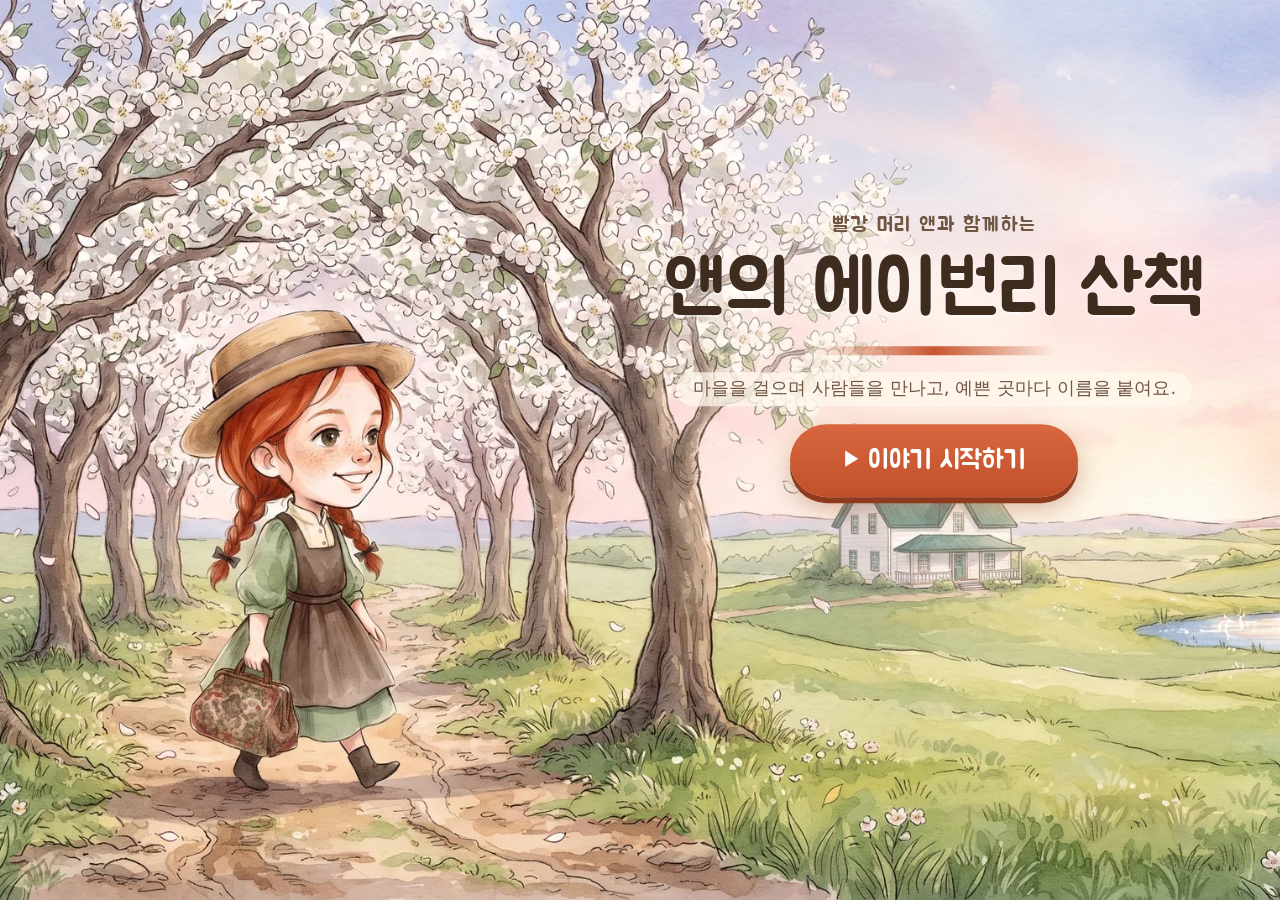
<file: index.html>
<!DOCTYPE html>
<html lang="ko">
<head>
<meta charset="UTF-8">
<meta name="viewport" content="width=device-width, initial-scale=1, viewport-fit=cover">
<title>앤의 에이번리 산책</title>
<meta name="screen-orientation" content="landscape">
<link rel="manifest" href="manifest.json">
<link rel="icon" type="image/png" href="favicon.png">
<link rel="apple-touch-icon" href="apple-touch-icon.png">
<meta name="apple-mobile-web-app-capable" content="yes">
<meta name="mobile-web-app-capable" content="yes">
<meta name="apple-mobile-web-app-status-bar-style" content="black-translucent">
<meta name="apple-mobile-web-app-title" content="앤의 산책">
<meta name="theme-color" content="#f6ecd6">
<link rel="preconnect" href="https://fonts.googleapis.com">
<link href="https://fonts.googleapis.com/css2?family=Jua&display=swap" rel="stylesheet">
<link href="https://hangeul.pstatic.net/hangeul_static/css/nanum-square-round.css" rel="stylesheet">
<link rel="stylesheet" href="style.css?v=20261124a">
</head>
<body>
<div id="rotate" role="alert"><div class="ph"></div><b>휴대폰을 가로로 돌려 주세요</b><p>에이번리 마을은 넓어서<br>옆으로 눕혀야 잘 보여요.</p></div>
<div id="game">
  <div class="hud"><span class="t" id="hudT">앤의 에이번리 산책</span><span class="heart" id="hudH" hidden></span><span class="sp"></span>
    <button id="bBook" hidden title="반짝이 수첩" aria-label="반짝이 수첩">📔<span class="tx"> 수첩</span></button>
    <button id="bBag" hidden title="가방" aria-label="가방">🎒<span class="tx"> 가방</span></button>
    <button id="bMap" hidden title="지도로" aria-label="지도로">🗺️<span class="tx"> 지도</span></button>
    <button id="bMusic" title="음악" aria-label="음악 켜고 끄기">♪</button></div>

  <section class="screen" id="map"><div class="mw" id="mw">
    <svg viewBox="0 0 1600 900" preserveAspectRatio="xMidYMid slice" aria-label="에이번리 마을 지도">
      <defs>
        <filter id="wc"><feTurbulence type="fractalNoise" baseFrequency=".02" numOctaves="3" seed="7"/><feDisplacementMap in="SourceGraphic" scale="14"/></filter>
        <filter id="pp"><feTurbulence type="fractalNoise" baseFrequency=".9" numOctaves="2" seed="3"/><feColorMatrix values="0 0 0 0 .55 0 0 0 0 .42 0 0 0 0 .28 0 0 0 .12 0"/></filter>
        <radialGradient id="natGlow"><stop offset="0" stop-color="#fffbe0" stop-opacity=".95"/><stop offset=".55" stop-color="#ffe98a" stop-opacity=".5"/><stop offset="1" stop-color="#ffe98a" stop-opacity="0"/></radialGradient>
        <radialGradient id="lake" cx=".5" cy=".45"><stop offset="0" stop-color="#cfe9ef"/><stop offset="1" stop-color="#7fb0c4"/></radialGradient>
        <g id="tree"><ellipse cx="0" cy="22" rx="20" ry="6" fill="#5a4630" opacity=".2"/><rect x="-3" y="0" width="6" height="22" fill="#7a5a3e"/><circle r="22" cy="-6" fill="#6f9e5e"/><circle r="14" cx="-8" cy="-12" fill="#86b46f"/></g>
        <g id="fir"><path d="M0-40 L-18 18 H18Z" fill="#3f6a52"/><rect x="-3" y="18" width="6" height="8" fill="#6b4e3a"/></g>
        <g id="birch"><rect x="-3" y="-30" width="6" height="52" fill="#f4f1e8" stroke="#9a9080" stroke-width="1"/><circle r="15" cy="-34" fill="#a9c97a"/></g>
        <g id="bloom"><circle r="16" fill="#fbf3f5"/><circle r="10" cx="9" cy="-6" fill="#f4dfe6"/><circle r="9" cx="-9" cy="-4" fill="#ffffff"/></g>
      </defs>
      <g id="land">
        <image id="mapImg" href="img/map_spring.webp" width="1600" height="900" preserveAspectRatio="none"/>
        <rect id="season" width="1600" height="900" fill="#fff" opacity="0"/>
        <g id="snow"></g>
      </g>
      <path id="guide" d="" fill="none"/><path id="trail" d="" fill="none"/>
      <g id="names" font-family="Jua,sans-serif" font-size="28" fill="#4a3626" text-anchor="middle" paint-order="stroke" stroke="#fbf3e2" stroke-width="7"></g>
      <g id="nature"></g>
      <g id="pins"></g>
      <g id="hand" style="display:none"><text font-size="56" text-anchor="middle">👈</text></g>
      <g id="me"><ellipse cx="0" cy="0" rx="22" ry="7" fill="#3e2c1e" opacity=".22"/><g id="meBody"><image id="meImg" href="img/walk_anne.webp" x="-35" y="-140" width="70" height="140"/></g></g>
    </svg></div>
    <div class="quest" id="quest"></div>
  </section>

  <section class="screen" id="place">
    <div class="scene" id="bg"></div>
    <img class="spr l off" id="sL" alt=""><img class="spr r off" id="sR" alt="">
    <div class="duel" id="duel"><span id="duelN">마음</span><span>꽁꽁</span><div class="bar"><i id="duelBar"></i></div><span>사르르</span></div>
    <div id="ch"></div>
    <div class="box" id="box"><span class="who" id="who"></span><div class="bi"><div class="txt" id="txt"></div></div><div class="next" id="nx">▼</div></div>
  </section>

  <section class="screen" id="mini">
    <div class="road" id="road"></div><img class="cart" src="img/mini_cart.webp" alt="">
    <div class="mhud" id="mh"></div>
    <div id="field"></div>
  </section>

  <section id="cover" class="on">
    <div class="cv-map"></div>
    <div class="cv-petals" aria-hidden="true"></div>
    <div class="cv-box">
      <p class="cv-sub">빨강 머리 앤과 함께하는</p>
      <h1 class="cv-title">앤의 에이번리 산책</h1>
      <p class="cv-desc">마을을 걸으며 사람들을 만나고, 예쁜 곳마다 이름을 붙여요.</p>
      <button class="cv-start" id="bStart">이야기 시작하기</button>
      <div class="cv-more" id="coverMore"></div>
    </div>
  </section>
  <section id="book" aria-label="앤의 반짝이 수첩"><div class="al-head"><h2>앤의 반짝이 수첩</h2><span id="bkCount"></span><button id="bkClose">닫기</button></div>
    <p class="bk-tip">지도에서 반짝이는 ✨를 찾아 눌러 보세요. 계절마다 다른 자연이 숨어 있어요.</p>
    <div class="al-tabs" id="bkTabs"></div><div class="al-body" id="bkBody"></div></section>
  <section id="album" aria-label="나의 앨범"><div class="al-head"><h2>나의 앨범</h2><span id="alCount"></span><button id="alClose" aria-label="닫기">닫기</button></div>
    <div class="al-tabs" id="alTabs"></div><div class="al-body" id="alBody"></div>
    <div class="al-view" id="alView"><img id="alImg" alt=""><p id="alCap"></p></div></section>
  <div class="card" id="pop"><div class="in" id="popIn"></div></div>
  <div class="toast" id="toast"></div>
  <span class="maker">하늘소</span>
</div>

<script src="js/sfx.js?v=20261124a"></script>
<script src="js/engine.js?v=20261124a"></script>
<script src="js/mini.js?v=20261124a"></script>
<script src="js/ch1.js?v=20261124a"></script>
<script src="js/ch2.js?v=20261124a"></script>
<script src="js/ch3.js?v=20261124a"></script>
<script src="js/ch4.js?v=20261124a"></script>
<script src="js/ch5.js?v=20261124a"></script>
<script src="js/ch6.js?v=20261124a"></script>
<script src="js/ch7.js?v=20261124a"></script>
<script src="js/ch8.js?v=20261124a"></script>
<script src="js/ch9.js?v=20261124a"></script>
<script src="js/ch10.js?v=20261124a"></script>
<script src="js/say.js?v=20261124a"></script>
<script src="js/nature.js?v=20261124a"></script>
<script>GAME.boot();</script>
</body>
</html>
</file>
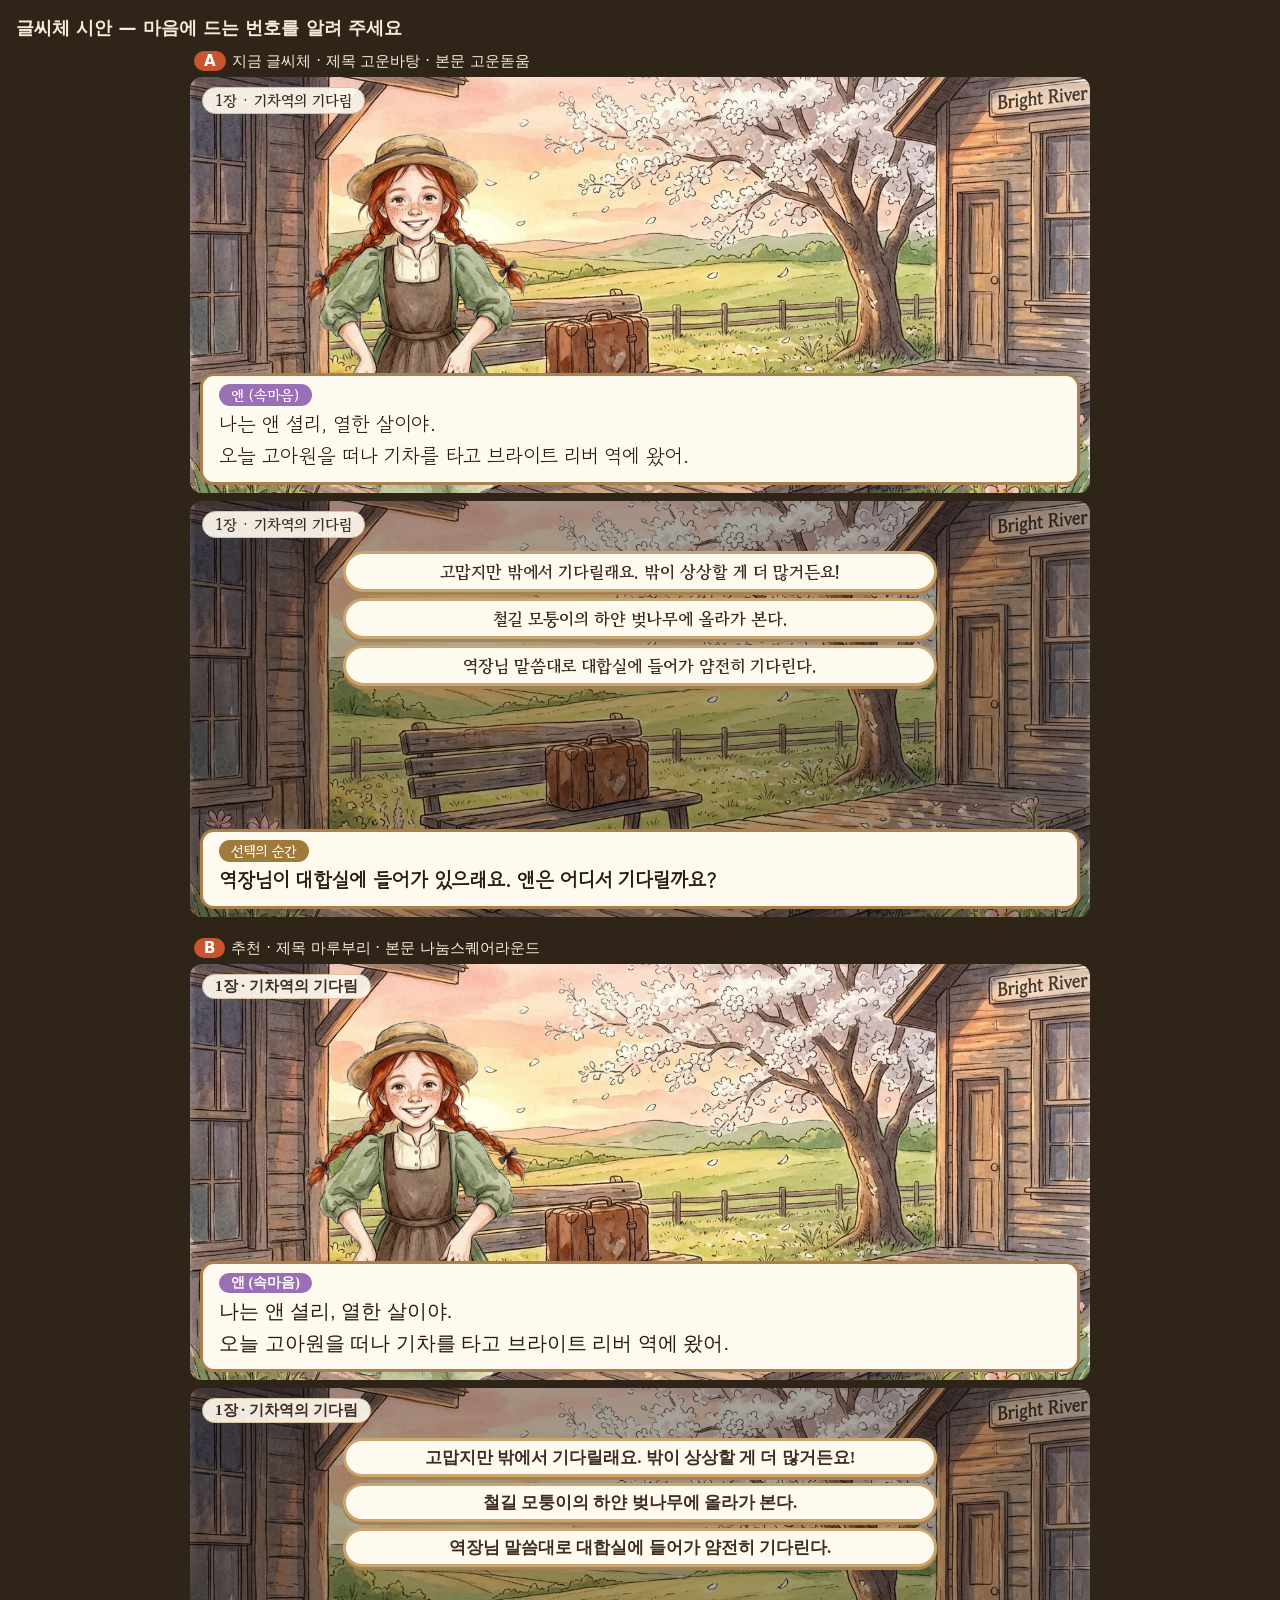
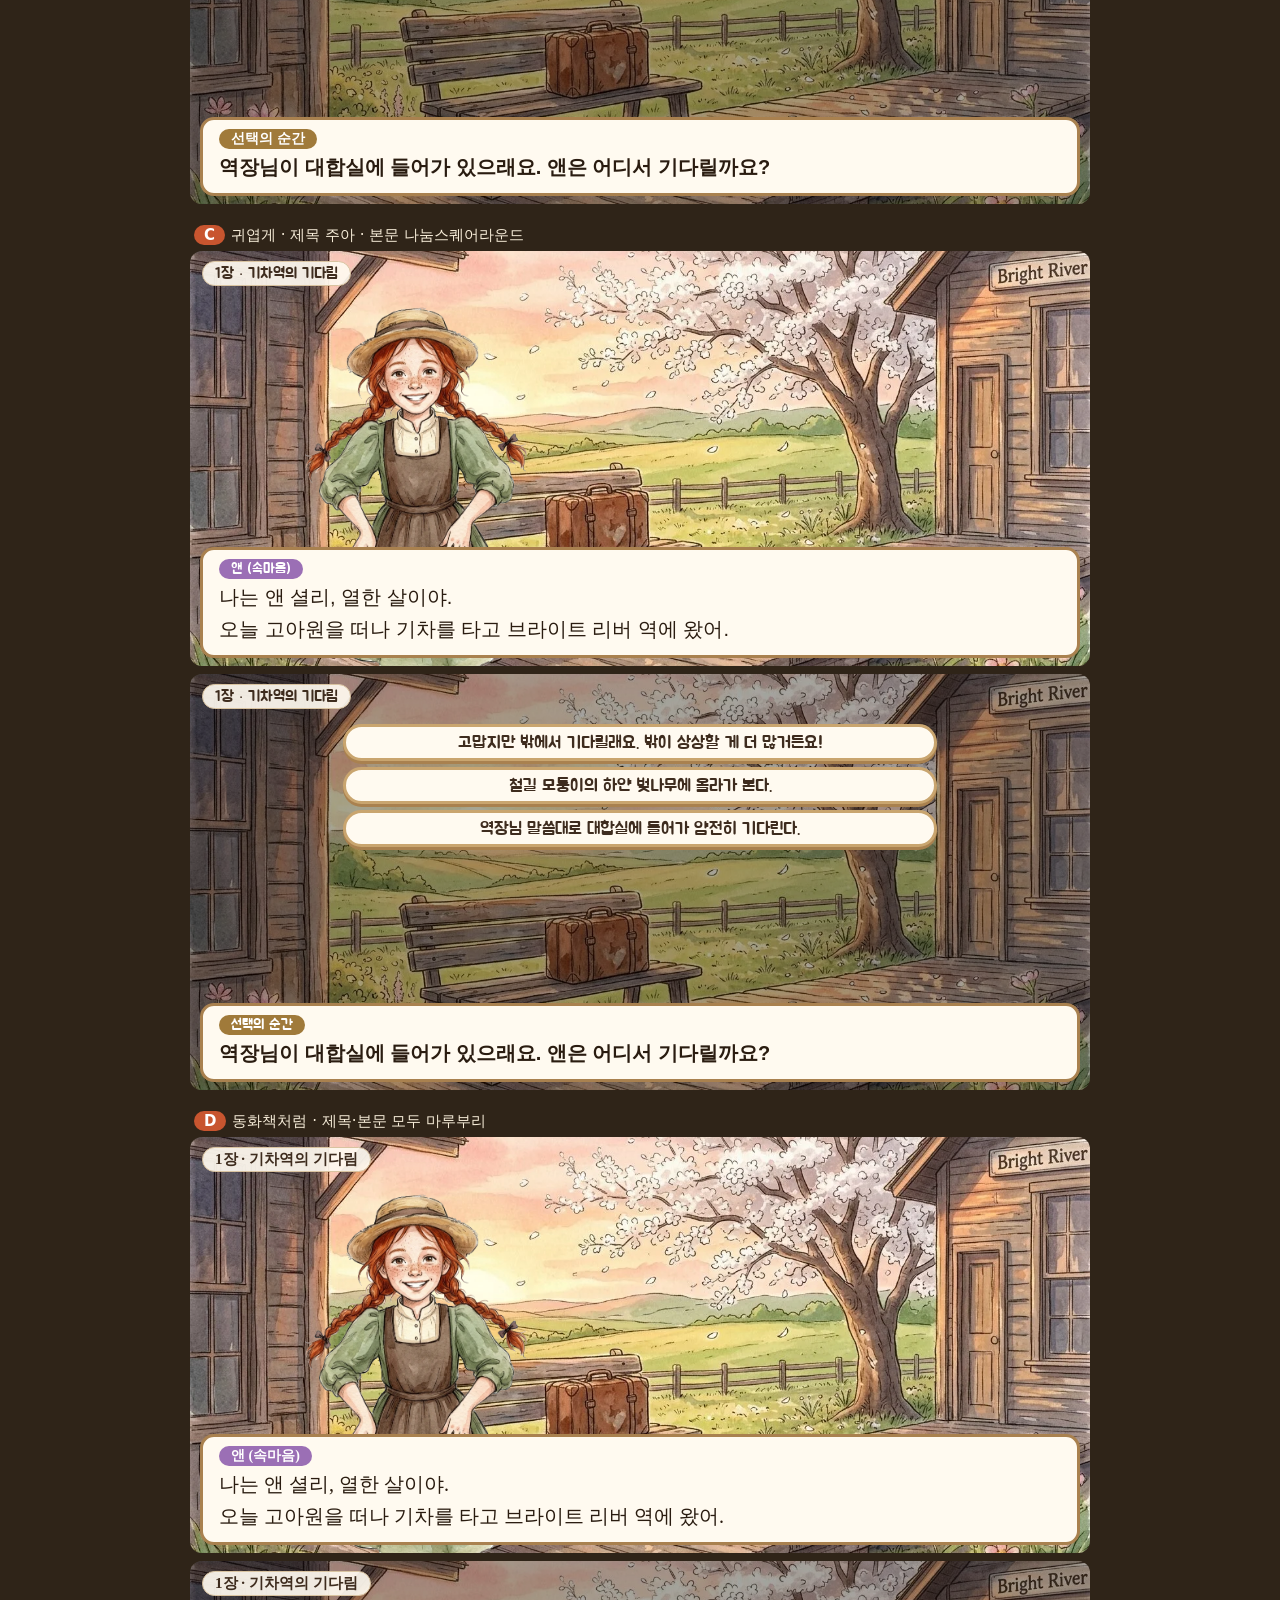
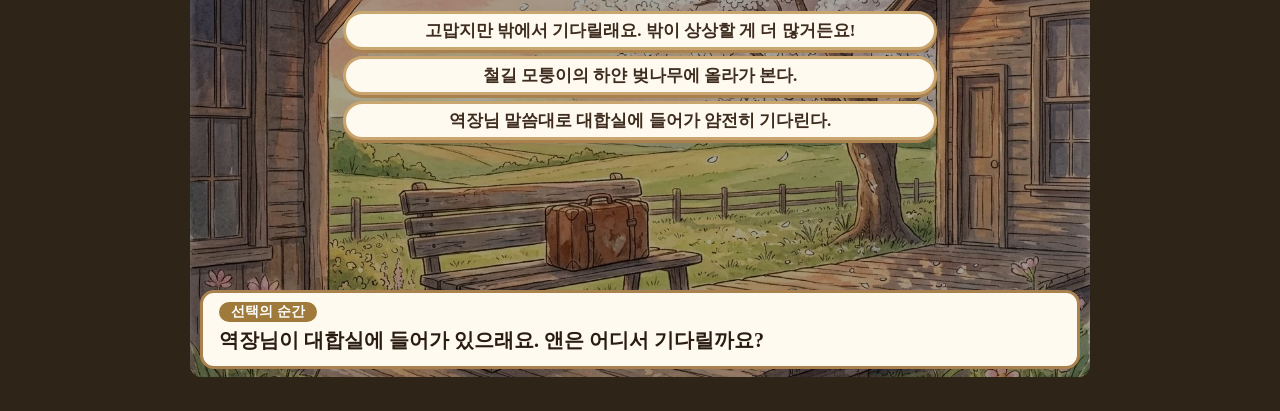
<file: font.html>
<!DOCTYPE html>
<html lang="ko">
<head>
<meta charset="UTF-8">
<meta name="viewport" content="width=device-width, initial-scale=1">
<title>글씨체 시안 · 앤의 에이번리 산책</title>
<link href="https://fonts.googleapis.com/css2?family=Gowun+Batang:wght@400;700&family=Gowun+Dodum&family=Jua&display=swap" rel="stylesheet">
<link href="https://hangeul.pstatic.net/hangeul_static/css/maru-buri.css" rel="stylesheet">
<link href="https://hangeul.pstatic.net/hangeul_static/css/nanum-square-round.css" rel="stylesheet">
<style>
body{margin:0;background:#2f2418;color:#3e2c1e;font-family:system-ui,sans-serif;padding:12px}
h1{color:#f6ecd8;font-size:18px;margin:4px 4px 12px}
.set{margin:0 auto 22px;max-width:900px}
.lab{color:#f6ecd8;font-size:15px;margin:0 4px 6px}
.lab b{background:#c8552f;color:#fff;border-radius:999px;padding:1px 10px;margin-right:6px}
.scene{position:relative;aspect-ratio:844/390;border-radius:12px;overflow:hidden;background:url(img/ch1.webp) center/cover}
.spr{position:absolute;bottom:-6%;left:8%;height:98%}
.title{position:absolute;left:12px;top:10px;background:rgba(255,250,240,.92);border:1.5px solid #d9c3a0;border-radius:999px;padding:2px 12px;font-size:clamp(11px,1.8vw,15px);font-weight:700}
.opts{position:absolute;left:0;right:0;top:12%;display:flex;flex-direction:column;align-items:center;gap:6px}
.opts span{width:min(70%,560px);text-align:center;background:#fffaf0;border:3px solid #c9a56f;border-radius:999px;padding:5px 14px;font-size:clamp(12px,2vw,17px);font-weight:700;box-shadow:0 3px 0 #a9814f}
.box{position:absolute;left:10px;right:10px;bottom:8px;background:#fffaf0;border:3px solid #a9814f;border-radius:14px;padding:8px 16px 10px}
.who{display:inline-block;background:#9b6fb5;color:#fff;border-radius:999px;padding:1px 12px;font-size:clamp(11px,1.6vw,14px);font-weight:700}
.txt{font-size:clamp(13px,2.2vw,20px);line-height:1.6;color:#2a1c10;margin-top:2px}
.dim::before{content:"";position:absolute;inset:0;background:rgba(0,0,0,.35)}
/* 조합 */
.A .t{font-family:"Gowun Batang",serif}.A .b{font-family:"Gowun Dodum",sans-serif}
.B .t{font-family:"MaruBuri",serif}.B .b{font-family:"NanumSquareRound",sans-serif}
.C .t{font-family:"Jua",sans-serif;font-weight:400!important}.C .b{font-family:"NanumSquareRound",sans-serif}
.D .t{font-family:"MaruBuri",serif}.D .b{font-family:"MaruBuri",serif}
</style>
</head>
<body>
<h1>글씨체 시안 — 마음에 드는 번호를 알려 주세요</h1>

<script>
const sets = [
  ["A", "지금 글씨체", "제목 고운바탕 · 본문 고운돋움"],
  ["B", "추천", "제목 마루부리 · 본문 나눔스퀘어라운드"],
  ["C", "귀엽게", "제목 주아 · 본문 나눔스퀘어라운드"],
  ["D", "동화책처럼", "제목·본문 모두 마루부리"]
];
document.write(sets.map(([k, tag, name]) => `
<div class="set ${k}">
  <p class="lab"><b>${k}</b>${tag} · ${name}</p>
  <div class="scene">
    <img class="spr" src="img/anne_happy.webp" alt="">
    <span class="title t">1장 · 기차역의 기다림</span>
    <div class="box"><span class="who t">앤 (속마음)</span>
      <div class="txt b">나는 앤 셜리, 열한 살이야.<br>오늘 고아원을 떠나 기차를 타고 브라이트 리버 역에 왔어.</div></div>
  </div>
  <div class="scene dim" style="margin-top:8px">
    <span class="title t">1장 · 기차역의 기다림</span>
    <div class="opts"><span class="t">고맙지만 밖에서 기다릴래요. 밖이 상상할 게 더 많거든요!</span><span class="t">철길 모퉁이의 하얀 벚나무에 올라가 본다.</span><span class="t">역장님 말씀대로 대합실에 들어가 얌전히 기다린다.</span></div>
    <div class="box"><span class="who t" style="background:#a07a3a">선택의 순간</span>
      <div class="txt b" style="font-weight:700">역장님이 대합실에 들어가 있으래요. 앤은 어디서 기다릴까요?</div></div>
  </div>
</div>`).join(""));
</script>
</body>
</html>
</file>
<file: style.css>
/* VOICE: 동화책을 펼친 듯 다정하고 느긋하게
   IDEA: 앤이 손으로 그린 에이번리 마을 그림지도 위를 걷는 놀이판
   PICTURE: 수채화 지도 한 장 + 장소 핀 + 길 위를 걷는 앤 얼굴
   COLOUR: 초록 지붕 #4f8a5b, 종이 #f6ecd8, 앤 머리 #c8552f 강조
   TYPE: Jua 제목·이름표·선택지 / NanumSquareRound 본문 · LAYOUT: 화면을 꽉 채운 판 하나, 아래 대사 상자 */
:root{--paper:#f6ecd8;--ink:#3e2c1e;--ink2:#6e5642;--green:#4f8a5b;--red:#c8552f;--line:#d9c3a0}
*{box-sizing:border-box;min-width:0}
html{font-synthesis:none}
html,body{margin:0;height:100%;background:#2f2418;color:var(--ink);font:16px/1.6 "NanumSquareRound",system-ui,sans-serif;overflow:hidden}
button{font:inherit;cursor:pointer;color:inherit}
html,body{position:fixed;inset:0;width:100%;height:100%;overscroll-behavior:none;touch-action:manipulation}
body{-webkit-user-select:none;user-select:none;-webkit-touch-callout:none}
img{-webkit-user-drag:none;-webkit-touch-callout:none}
input,textarea{-webkit-user-select:text;user-select:text;-webkit-touch-callout:default}
#pb{touch-action:none}
#game{position:fixed;left:0;right:0;top:0;height:var(--vh,100dvh);max-width:1280px;margin:0 auto;background:var(--paper);overflow:hidden}

/* 위쪽 줄 */
.hud{position:absolute;z-index:30;top:calc(8px + env(safe-area-inset-top));left:10px;right:10px;display:flex;gap:6px;align-items:center;pointer-events:none}
.hud .t{font-family:"Jua",sans-serif;font-weight:700;font-size:15px;background:rgba(255,250,240,.9);border:1.5px solid var(--line);border-radius:999px;padding:3px 12px;white-space:nowrap;overflow:hidden;text-overflow:ellipsis;max-width:40vw}
.hud .sp{flex:1}
.hud button{pointer-events:auto;background:rgba(255,250,240,.92);border:1.5px solid var(--line);border-radius:12px;min-width:44px;height:40px;padding:0 10px}
.hud .heart{display:flex;align-items:center;gap:4px;background:rgba(255,250,240,.9);border:1.5px solid var(--line);border-radius:999px;padding:2px 10px 2px 3px;font-size:13px;white-space:nowrap}
.hud .heart img{width:28px;height:28px;border-radius:50%;object-fit:cover}
.hud .heart b{color:#d9645c;letter-spacing:1px}
[hidden]{display:none!important}
.screen{position:absolute;inset:0;display:none}.screen.on{display:block}

/* 지도 */
#map .mw{position:absolute;inset:0;overflow-x:auto;overflow-y:hidden;scrollbar-width:none}#map .mw::-webkit-scrollbar{display:none}
#map svg{display:block;height:100%;width:auto;aspect-ratio:16/9;min-width:100%}
.pin{cursor:pointer}.pin .dot{transition:transform .2s}
.pin.unknown{opacity:.55}.pin.blocked{opacity:.8}
.pin.new .dot{animation:bob 1s ease-in-out infinite}
@keyframes bob{50%{transform:translateY(-10px)}}
#season{mix-blend-mode:multiply;transition:opacity .6s}
#meImg{transform-box:fill-box;transform-origin:50% 100%;animation:idle 2.6s ease-in-out infinite}
@keyframes idle{50%{transform:translateY(-2px) scaleY(.98)}}
#guide{stroke:#fffaf0;stroke-width:9;stroke-linecap:round;stroke-linejoin:round;stroke-dasharray:1 20;opacity:.95;animation:march 1.2s linear infinite;filter:drop-shadow(0 0 3px rgba(120,60,20,.7))}
#trail{stroke:#c8552f;stroke-width:8;stroke-linecap:round;stroke-linejoin:round;stroke-dasharray:1 16;opacity:.9}
@keyframes march{to{stroke-dashoffset:-21}}
.quest{position:absolute;z-index:20;left:50%;transform:translateX(-50%);bottom:calc(10px + env(safe-area-inset-bottom));max-width:min(520px,70%);white-space:nowrap;overflow:hidden;text-overflow:ellipsis;background:rgba(255,250,240,.94);border:1.5px solid var(--line);border-radius:14px;padding:8px 14px;font-size:14px;box-shadow:0 4px 14px rgba(60,40,20,.2)}
.quest b{font-family:"Jua",sans-serif}

/* 장소·대화 */
.scene{position:absolute;inset:0;background:#e8dcc8 center/cover;transition:filter .4s}
.spr{position:absolute;bottom:0;height:82%;max-width:44%;object-fit:contain;object-position:bottom;transition:opacity .3s,transform .3s;filter:drop-shadow(0 6px 12px rgba(40,25,10,.25))}
.spr.l{left:7%}.spr.r{right:7%}
#place.solo .spr.l{left:30%}.spr.off{opacity:0}.spr.dim{filter:brightness(.8) drop-shadow(0 6px 12px rgba(40,25,10,.25))}
.box{position:absolute;z-index:10;left:3%;right:3%;bottom:calc(3% + env(safe-area-inset-bottom));background:rgba(255,251,242,.96);border:2px solid var(--line);border-radius:18px;padding:22px 18px 12px;box-shadow:0 8px 24px rgba(40,25,10,.25)}
.bi{max-height:min(56vh,460px);overflow:auto}
.who{position:absolute;top:-15px;left:18px;font-family:"Jua",sans-serif;font-weight:700;color:#fff;background:var(--red);border-radius:999px;padding:2px 14px;font-size:15px}
.who:empty{display:none}
.who.matthew{background:#6b8a4e}.who.marilla{background:#5d6b8a}.who.diana{background:#3d5a80}.who.gilbert{background:#8a6a3a}
.who.lynde{background:#9a5a7a}.who.barry{background:#6a4a6a}.who.allan{background:#4a8a8a}.who.other{background:#7a6a5a}
.who.inner{background:#9b6fb5}.who.sys{background:#a07a3a}
.txt{font-size:clamp(16px,2.2vw,20px);line-height:1.75;white-space:pre-line;word-break:keep-all;min-height:3.2em}
.next{text-align:right;font-size:13px;color:var(--ink2)}
.opts{display:flex;flex-direction:column;gap:8px;margin-top:8px}
.opts button{text-align:left;background:#fffaf1;border:2px solid #e0cdb0;border-radius:13px;padding:10px 14px;min-height:44px;font-size:16px}
.opts button:hover,.opts button:focus-visible{border-color:var(--red);outline:none}
.opts button small{display:inline-block;margin-right:8px;padding:0 8px;border-radius:999px;background:#efe2c8;color:var(--ink2);font-size:12px;vertical-align:1px}
.namein{display:flex;gap:6px;margin-top:6px}.namein input{flex:1;font:inherit;font-size:16px;padding:8px 12px;border:2px solid #e0cdb0;border-radius:12px;background:#fff}
.namein button{border:0;border-radius:12px;background:var(--green);color:#fff;padding:0 16px}
.dream .scene{filter:saturate(1.2) brightness(1.06) hue-rotate(-8deg)}
.nopic .scene::after{content:"";position:absolute;inset:0;background:radial-gradient(ellipse at 50% 40%,rgba(255,240,250,.0),rgba(120,80,140,.28))}

/* 마음 대결 */
.duel{position:absolute;z-index:11;top:calc(56px + env(safe-area-inset-top));left:50%;transform:translateX(-50%);display:none;align-items:center;gap:10px;background:rgba(255,250,240,.95);border:1.5px solid var(--line);border-radius:999px;padding:5px 14px;font-size:14px;white-space:nowrap}
.duel.on{display:flex}
.duel .bar{width:min(240px,30vw);height:14px;border-radius:999px;background:linear-gradient(90deg,#9cc7e8,#cfe6f5);overflow:hidden;border:1px solid #b9d2e4}
.duel .bar i{display:block;height:100%;width:0;background:linear-gradient(90deg,#f7b6a8,#e9735f);transition:width .5s}

/* 미니게임 공통 */
#mini{background:#e8dcc8 center/cover}
#mini .road{position:absolute;inset:0;background:url(img/mini_avenue.webp) 0 100%/auto 100% repeat-x;display:none}
#mini.roll .road{display:block}
#mini .cart{position:absolute;z-index:4;left:2%;bottom:1%;height:46%;max-width:52%;object-fit:contain;object-position:left bottom;pointer-events:none;display:none;filter:drop-shadow(0 6px 8px rgba(40,25,10,.3));animation:bump .45s ease-in-out infinite alternate}
#mini.roll .cart{display:block}
@keyframes bump{to{transform:translateY(-4px) rotate(-.4deg)}}
.mhud{position:absolute;z-index:12;top:calc(56px + env(safe-area-inset-top));left:50%;transform:translateX(-50%);background:rgba(255,250,240,.94);border:1.5px solid var(--line);border-radius:999px;padding:4px 16px;font-weight:700;white-space:nowrap;max-width:94%;overflow:hidden;text-overflow:ellipsis}
#field{position:absolute;inset:0}
.thing{position:absolute;width:74px;height:74px;cursor:pointer;animation:fly linear forwards;filter:drop-shadow(0 4px 8px rgba(0,0,0,.25));display:flex;align-items:center;justify-content:center;font-size:54px;line-height:1;user-select:none}
.thing img{width:100%;height:100%;object-fit:contain}
@keyframes fly{from{transform:translateX(0)}to{transform:translateX(-130vw)}}
#mini.boom{animation:quake .6s}
#mini.boom::after{content:"";position:absolute;inset:0;background:rgba(230,70,50,.35);animation:flash .9s forwards;pointer-events:none;z-index:14}
@keyframes quake{10%,50%,90%{transform:translate(-8px,3px)}30%,70%{transform:translate(8px,-3px)}}
@keyframes flash{to{opacity:0}}
.boomtxt{position:absolute;z-index:16;left:50%;top:40%;transform:translate(-50%,-50%);font-family:"Jua",sans-serif;font-weight:700;font-size:min(22vh,110px);color:#c8552f;-webkit-text-stroke:3px #fff;animation:boompop .6s ease-out}
@keyframes boompop{from{transform:translate(-50%,-50%) scale(.3);opacity:0}}
.pop{position:absolute;z-index:15;font-family:"Jua",sans-serif;font-weight:700;background:#fffaf1;border:2px solid var(--line);border-radius:14px;padding:4px 12px;font-size:15px;white-space:nowrap;animation:up 1.2s forwards;pointer-events:none}
@keyframes up{to{transform:translateY(-50px);opacity:0}}
.mpanel{position:absolute;z-index:12;left:50%;top:52%;transform:translate(-50%,-50%);width:min(760px,94%);max-height:76%;overflow:auto;background:rgba(255,251,242,.96);border:2px solid var(--line);border-radius:18px;padding:16px;text-align:center;box-shadow:0 8px 24px rgba(40,25,10,.25)}
.mpanel h3{font-family:"Jua",sans-serif;margin:0 0 8px;font-size:20px;word-break:keep-all}
.chips{display:flex;flex-wrap:wrap;gap:8px;justify-content:center;margin-top:10px}
.chips button{background:#fffaf1;border:2px solid #e0cdb0;border-radius:14px;padding:8px 14px;min-height:46px;font-size:16px;display:flex;align-items:center;gap:8px}
.chips button img{width:40px;height:40px;object-fit:contain}
.chips button.ok{border-color:var(--green);background:#eaf5e6}.chips button.no{border-color:#d9645c;background:#fbe9e6;animation:shake .3s}
.chips button.used{opacity:.35;pointer-events:none}
@keyframes shake{25%{transform:translateX(-5px)}75%{transform:translateX(5px)}}
.built{min-height:44px;display:flex;flex-wrap:wrap;gap:6px;justify-content:center;align-items:center;border-bottom:2px dashed var(--line);padding-bottom:8px;font-family:"Jua",sans-serif;font-size:17px}
.built span{background:#eaf5e6;border-radius:10px;padding:2px 10px}
.meter{position:relative;height:22px;border-radius:999px;background:#efe2c8;overflow:hidden;margin:10px 0;border:1.5px solid var(--line)}
.meter i{position:absolute;left:0;top:0;bottom:0;background:linear-gradient(90deg,#f2c46b,#e9735f);transition:width .1s}
.meter .zone{position:absolute;top:0;bottom:0;background:rgba(79,138,91,.35);border-left:2px solid var(--green);border-right:2px solid var(--green)}
.meter .mk{position:absolute;top:-2px;bottom:-2px;width:8px;margin-left:-4px;border-radius:4px;background:var(--ink)}
.bigtap{border:0;border-radius:18px;background:var(--green);color:#fff;font-size:20px;padding:14px 30px;min-height:56px;box-shadow:0 5px 0 #34623e;user-select:none;-webkit-user-select:none;touch-action:manipulation}
.bigtap:active{transform:translateY(3px);box-shadow:0 2px 0 #34623e}
.score{display:flex;gap:18px;justify-content:center;font-weight:700;margin-bottom:6px}
.rival{height:8px;border-radius:999px;background:#efe2c8;overflow:hidden;margin:6px auto 0;width:70%}.rival i{display:block;height:100%;background:#8a6a3a;width:0}
.water{position:absolute;left:0;right:0;bottom:0;background:linear-gradient(#7fb0c4cc,#4f7f99ee);transition:height .1s;z-index:5}
.lane{position:absolute;left:0;right:0;height:33.3%;border-bottom:2px dashed rgba(255,255,255,.5)}
.runner{position:absolute;left:8%;width:48px;height:96px;margin-top:-30px;background:center bottom/contain no-repeat;filter:drop-shadow(0 4px 4px rgba(0,0,0,.3));transition:top .15s;z-index:6;animation:bump .3s ease-in-out infinite alternate}
.ob{position:absolute;font-size:46px;line-height:1;z-index:5;animation:fly linear forwards}
.spot{position:absolute;font-size:34px;line-height:1;cursor:pointer;opacity:.82;filter:drop-shadow(0 2px 3px rgba(0,0,0,.3));padding:6px}
.spot.got{animation:up .8s forwards}
.cup{width:90px;height:110px;margin:6px auto;border:4px solid #8a6a4a;border-top:0;border-radius:0 0 26px 26px;position:relative;overflow:hidden;background:#fff8}
.cup i{position:absolute;left:0;right:0;bottom:0;background:#b5523b;transition:height .05s}
.cup .ln{position:absolute;left:0;right:0;border-top:2px dashed var(--green)}
.deco{position:relative;width:min(300px,60%);aspect-ratio:1;margin:0 auto;border-radius:50%;background:#fff6e6;border:3px dashed var(--line);display:flex;align-items:center;justify-content:center;font-size:90px}
.deco b{position:absolute;font-size:34px;line-height:1}

/* 카드(시작·안내·결과) */
.card{position:absolute;z-index:40;inset:0;display:none;align-items:center;justify-content:center;background:rgba(40,25,12,.55);padding:16px}
.card.on{display:flex}
.card .in{width:min(560px,100%);max-height:100%;overflow:auto;background:var(--paper);border-radius:20px;padding:20px;text-align:center;box-shadow:0 12px 40px rgba(0,0,0,.35)}
.card h1,.card h2{font-family:"Jua",sans-serif;margin:.2em 0;line-height:1.15;text-wrap:balance}
.card h1{font-size:clamp(30px,6vw,44px)}.card h2{font-size:clamp(22px,4.5vw,30px)}
.card p{margin:.4em 0;color:var(--ink2);word-break:keep-all}
.card .lab{display:inline-block;font-size:13px;background:#efe2c8;border-radius:999px;padding:1px 12px;color:var(--ink2)}
.card img.big{width:100%;aspect-ratio:16/9;object-fit:cover;border-radius:14px;background:#e8dcc8}
.big-btn{border:0;border-radius:14px;background:var(--red);color:#fff;font-size:18px;padding:12px 26px;margin-top:10px;min-height:48px;box-shadow:0 4px 0 #8d3a1f}
.big-btn.sub{background:var(--green);box-shadow:0 4px 0 #34623e}
.big-btn.ghost{background:#efe2c8;color:var(--ink);box-shadow:0 4px 0 #cdb894}
.sum{display:grid;grid-template-columns:auto 1fr;gap:4px 12px;text-align:left;margin:12px auto;max-width:440px;font-size:15px}
.sum dt{color:var(--ink2)}.sum dd{margin:0;font-weight:700;word-break:keep-all}
.btns{display:flex;gap:10px;justify-content:center;flex-wrap:wrap}
.bag{display:grid;grid-template-columns:repeat(auto-fill,minmax(110px,1fr));gap:8px;margin:10px 0;text-align:center}
.bag div{background:#fffaf1;border:1.5px solid var(--line);border-radius:12px;padding:6px;font-size:13px;line-height:1.3;word-break:keep-all}
.bag img{width:56px;height:56px;object-fit:contain;display:block;margin:0 auto 2px}
.chlist{display:grid;grid-template-columns:repeat(auto-fill,minmax(150px,1fr));gap:8px;margin:10px 0}
.chlist button{background:#fffaf1;border:1.5px solid var(--line);border-radius:12px;padding:8px;text-align:left;font-size:14px;line-height:1.35}
.chlist button b{display:block;font-family:"Jua",sans-serif}
.chlist button:disabled{opacity:.4}
.toast{position:absolute;z-index:35;left:50%;top:calc(60px + env(safe-area-inset-top));transform:translateX(-50%);background:#4a3626;color:#fff;border-radius:999px;padding:7px 18px;font-size:14px;opacity:0;transition:opacity .3s;pointer-events:none;white-space:nowrap;max-width:94%;overflow:hidden;text-overflow:ellipsis}
.toast.on{opacity:1}
.maker{position:absolute;right:8px;bottom:4px;font-size:10px;color:rgba(90,60,30,.4);pointer-events:none}

@media (max-width:620px){.hud .tx{display:none}.hud .heart span{display:none}}
@media (prefers-reduced-motion:reduce){.pin.new .dot,#mini .cart,#meImg,.runner{animation:none}}

/* 낮은 가로 화면(휴대폰 가로) */
@media (orientation:landscape) and (max-height:520px){
.hud .t{font-size:13px;padding:2px 10px}.hud button{height:36px;min-width:40px}.hud .heart img{width:24px;height:24px}
.card{padding:10px}.card .in{padding:14px 16px;border-radius:16px}
.card:not(.full) .in:has(>img.big){width:min(860px,100%);display:grid;grid-template-columns:44% 1fr;column-gap:18px;align-items:center;align-content:center}
.card:not(.full) .in:has(>img.big)>img.big{grid-column:1;grid-row:1/span 14;height:100%;max-height:calc(100dvh - 48px);aspect-ratio:auto;align-self:stretch}
.card:not(.full) .in:has(>img.big)>*:not(img.big){grid-column:2}
.card h1{font-size:28px}.card h2{font-size:22px}.card p{font-size:14px;margin:.3em 0}
.box{left:2%;right:2%;bottom:calc(2% + env(safe-area-inset-bottom));padding:16px 14px 8px;border-radius:14px;font-size:15px}
.bi{max-height:62vh}.who{font-size:13px;top:-12px}
.txt{font-size:16px;line-height:1.6}
.opts{display:grid;grid-template-columns:repeat(auto-fit,minmax(190px,1fr));gap:6px}
.opts button{font-size:14px;padding:7px 10px;min-height:40px;line-height:1.35}
.quest{font-size:12px;padding:4px 10px;max-width:min(460px,64%)}
.big-btn{font-size:16px;padding:9px 20px;min-height:42px;margin-top:6px}
.sum{font-size:13px;gap:1px 10px;margin:6px auto}.btns .big-btn{flex:1}
.mhud{top:calc(50px + env(safe-area-inset-top));font-size:13px;padding:3px 12px}
.mpanel{top:56%;max-height:74%;padding:10px 12px}.mpanel h3{font-size:16px;margin-bottom:4px}
.chips{gap:6px;margin-top:6px}.chips button{min-height:40px;padding:5px 10px;font-size:14px}.chips button img{width:30px;height:30px}
.bigtap{font-size:17px;padding:10px 22px;min-height:46px}
.duel{top:calc(48px + env(safe-area-inset-top));font-size:12px;padding:3px 10px}
.cup{width:70px;height:80px}
.deco{width:min(190px,40vh);font-size:60px}.deco b{font-size:26px}
.bag{grid-template-columns:repeat(auto-fill,minmax(96px,1fr))}.bag img{width:40px;height:40px}
#cover .cv-box{left:43%;right:1%;top:48%}#cover .cv-title{font-size:min(5vw,11vh);white-space:nowrap}#cover .cv-sub{font-size:12px}#cover .cv-desc{font-size:12px;white-space:nowrap;margin-bottom:.8em}.cv-start{min-height:46px}.cv-desc{margin-bottom:.7em}.cv-more{margin-top:8px}.cv-more button{min-height:34px;padding:3px 14px;font-size:13px}
}


/* 첫 화면 */
#cover{position:absolute;inset:0;z-index:45;display:none;overflow:hidden;background:#e9dcae}
#cover.on{display:block}
.cv-map{position:absolute;inset:0;background:url(img/cover.webp) 22% 60%/cover;animation:cvpan 30s ease-in-out infinite alternate;transform-origin:25% 60%}
@keyframes cvpan{from{transform:scale(1)}to{transform:scale(1.06)}}
#cover::after{content:"";position:absolute;inset:0;background:radial-gradient(ellipse 40% 55% at 74% 38%,rgba(255,248,236,.72),rgba(255,248,236,0) 75%);pointer-events:none;z-index:1}
.cv-box{position:absolute;z-index:3;left:48%;right:2%;top:40%;transform:translateY(-50%);text-align:center}
.cv-sub{margin:0;font-family:"Jua",sans-serif;font-size:clamp(14px,2.2vw,20px);color:var(--ink2);letter-spacing:.08em}
.cv-title{margin:.1em 0 .15em;font-family:"Jua",sans-serif;font-weight:700;font-size:clamp(34px,7vw,76px);line-height:1.1;color:#3e2c1e;text-shadow:0 2px 0 #fff8,0 0 24px #fff9;word-break:keep-all}
.cv-title::after{content:"";display:block;width:3.2em;height:.12em;margin:.18em auto 0;border-radius:9px;background:linear-gradient(90deg,transparent,var(--red),transparent)}
.cv-desc{display:inline-block;background:rgba(255,248,236,.75);border-radius:999px;padding:.15em .9em;margin:.3em 0 1em;font-size:clamp(14px,1.9vw,18px);color:var(--ink2);word-break:keep-all}
.cv-start{border:0;border-radius:999px;background:linear-gradient(#d9673f,#c0502b);color:#fff;font-family:"Jua",sans-serif;font-weight:700;font-size:clamp(19px,2.8vw,26px);padding:.6em 2em;min-height:54px;box-shadow:0 6px 0 #8d3a1f,0 10px 24px rgba(140,60,20,.35);animation:cvglow 2s ease-in-out infinite;transition:transform .1s}
.cv-start::before{content:"▶ ";font-size:.75em;vertical-align:.08em}
.cv-start:active{transform:translateY(4px);box-shadow:0 2px 0 #8d3a1f}
@keyframes cvglow{50%{transform:scale(1.05)}}
.cv-more{display:flex;gap:10px;justify-content:center;margin-top:14px}
.cv-more button{background:rgba(255,250,240,.9);border:1.5px solid var(--line);border-radius:999px;padding:6px 16px;font-size:14px;min-height:38px}
.cv-anne{position:absolute;z-index:2;left:9%;bottom:4%;height:78%;max-height:520px;filter:drop-shadow(0 8px 10px rgba(60,40,20,.3));animation:cvwalk .9s ease-in-out infinite alternate;transform-origin:50% 100%}
@keyframes cvwalk{from{transform:translateY(0) rotate(-2deg)}to{transform:translateY(-8px) rotate(2deg)}}
.cv-petals{position:absolute;inset:0;z-index:1;pointer-events:none}
.cv-petals i{position:absolute;top:-30px;width:12px;height:9px;border-radius:60% 0 60% 0;background:#fff;opacity:.85;box-shadow:0 0 2px #e8c8d0;animation:fall linear infinite}
@keyframes fall{to{transform:translate(-120px,110vh) rotate(540deg)}}
#cover.on~.hud,#game:has(#cover.on) .hud{display:none}
@media (prefers-reduced-motion:reduce){.cv-map,.cv-anne,.cv-start,.cv-petals i{animation:none}}

/* 대사창 잘 보이게 (덧씌움) */
#place::after{content:"";position:absolute;left:0;right:0;bottom:0;height:40%;background:linear-gradient(transparent,rgba(40,25,10,.45));pointer-events:none;z-index:9}
.box{background:#fffaf0;border:3px solid #a9814f;box-shadow:inset 0 0 0 3px #fffaf0,inset 0 0 0 4.5px #e2cfa8,0 10px 28px rgba(30,18,6,.45)}
.txt{color:#2a1c10;font-size:clamp(17px,2.3vw,22px);line-height:1.7;letter-spacing:.01em;text-shadow:0 0 .4px #2a1c10}
.who{font-size:16px;padding:3px 16px;border:2.5px solid #fffaf0;box-shadow:0 2px 6px rgba(0,0,0,.25)}
.next{color:#a9814f;font-weight:700;animation:nudge 1s ease-in-out infinite}
@keyframes nudge{50%{transform:translateY(3px)}}
#ch .opts button{background:#fff;border:2.5px solid #d6bf95;color:#2a1c10;font-size:16px;box-shadow:0 2px 0 #d6bf95}
#ch .opts button:hover,#ch .opts button:focus-visible{border-color:var(--red);background:#fff6ee}
#txt:has(+ #ch .opts){font-family:"Jua",sans-serif;font-weight:700;min-height:0;margin-bottom:2px}
#mini.roll .thing{width:72px;height:72px;filter:drop-shadow(0 2px 4px rgba(80,40,20,.25))}
@media (orientation:landscape) and (max-height:520px){
 .txt{font-size:17px;line-height:1.55;min-height:3.1em}
 .box{padding:15px 14px 6px}
 #ch .opts button{font-size:15px;padding:6px 10px;min-height:42px}
 .spr{height:98%;bottom:-6%}.spr.l{left:8%}.spr.r{right:8%}#place.solo .spr.l{left:34%}
 .who{font-size:14px;top:-14px}
}

/* ===== 대화창·선택지·전체 화면 카드 (새 구조) ===== */
:root{--sl:max(10px,env(safe-area-inset-left));--sr:max(10px,env(safe-area-inset-right))}
.hud{left:var(--sl);right:var(--sr)}
#game:has(#pop.on) .hud{visibility:hidden}
.box{left:var(--sl);right:var(--sr);bottom:max(8px,env(safe-area-inset-bottom));padding:12px 22px 10px;border-radius:16px;display:flex;flex-direction:column}
.who{position:static;align-self:flex-start;margin:0 0 4px -6px;font-size:15px;padding:2px 14px;border:0;box-shadow:none}
.who:empty{display:none}
.txt{min-height:2.2em}
.next{position:absolute;right:16px;bottom:6px;font-size:14px}
#box:has(~ #ch:not(:empty)),#ch:not(:empty) ~ #box{}
#ch{position:absolute;z-index:11;left:var(--sl);right:var(--sr);top:56px;bottom:38%;display:flex;align-items:center;justify-content:center;pointer-events:none}
#ch:empty{display:none}
#place:has(#ch:not(:empty)) .scene{filter:brightness(.62) saturate(.9)}
#place:has(#ch:not(:empty)) .spr{filter:brightness(.62)}
#ch .opts{pointer-events:auto;display:flex;flex-direction:column;gap:10px;width:min(620px,92%);margin:0}
#ch .opts button{text-align:center;background:#fffaf0;border:3px solid #c9a56f;border-radius:999px;padding:10px 22px;min-height:50px;font-size:18px;color:#2a1c10;font-family:"Jua",sans-serif;font-weight:700;line-height:1.35;box-shadow:0 4px 0 #a9814f,0 8px 18px rgba(0,0,0,.3);word-break:keep-all}
#ch .opts button:hover,#ch .opts button:focus-visible{border-color:var(--red);background:#fff;transform:translateY(-1px)}
#ch .opts button:active{transform:translateY(3px);box-shadow:0 1px 0 #a9814f}
#ch .opts button small{font-family:"NanumSquareRound",system-ui,sans-serif;font-weight:400}
#ch .namein{pointer-events:auto;width:min(620px,92%);margin-top:10px}
#ch:has(.namein){flex-direction:column}
#txt:has(+ #ch .opts){}
.box:has(.who.sys) .txt{font-family:"Jua",sans-serif;font-weight:700}
/* 전체 화면 카드(장 시작·장 끝·마지막) */
.card.full{padding:0;background:#2a1d12}
.card.full .in{position:static;width:100%;height:100%;max-height:none;border-radius:0;display:flex;flex-direction:column;justify-content:safe center;align-items:center;gap:4px;padding:16px max(24px,var(--sr)) 16px 62%;background:var(--paper);text-align:center;overflow:auto}
.card.full .in>img.big{position:absolute;left:0;top:0;width:66%;height:100%;border-radius:0;aspect-ratio:auto;object-fit:cover;margin:0;-webkit-mask-image:linear-gradient(90deg,#000 62%,transparent 92%);mask-image:linear-gradient(90deg,#000 62%,transparent 92%)}
.card.full .in>.big-btn,.card.full .btns{width:min(100%,360px)}
.card.full .sum{width:100%}
.card.full h2{font-size:clamp(26px,4.2vw,40px)}
.card.full .big-btn,.card.full .btns{justify-self:stretch}
@media (orientation:landscape) and (max-height:520px){
 .box{padding:10px 18px 8px}.who{font-size:13px;margin-bottom:2px}
 #ch{top:46px;bottom:36%}
 #ch .opts{gap:7px}#ch .opts button{font-size:15px;min-height:42px;padding:6px 16px}
 .card.full .in{padding-left:61%;padding-right:max(14px,var(--sr))}.card.full .in>img.big{width:66%}
 .card.full h2{font-size:22px;margin:0}.card.full p{font-size:12.5px;margin:.15em 0;line-height:1.45}
 .card.full .in{gap:2px;padding-top:8px;padding-bottom:8px}.card.full .sum{font-size:12px;margin:2px auto;line-height:1.35}
 .card.full .gotrow{margin:0}.card.full .gotrow>span{display:none}.card.full .gotrow img,.card.full .gotrow .sc{width:32px;height:32px;border-radius:7px}
 .card.full .big-btn{min-height:38px;padding:6px 14px;margin-top:4px;font-size:15px}
}

/* 장 끝: 이번 장에서 모은 것 */
.gotrow{width:100%;margin:4px 0}.gotrow>span{display:block;font-size:13px;color:var(--ink2);margin-bottom:4px}
.gotrow>div{display:flex;flex-wrap:wrap;gap:6px;justify-content:center}
.gotrow img,.gotrow .sc{width:46px;height:46px;object-fit:contain;background:#fffaf1;border:1.5px solid var(--line);border-radius:10px;padding:3px}
.gotrow img.sc{object-fit:cover;padding:0;border-color:#c9a56f}
.gotrow .nopic{display:inline-flex;align-items:center;justify-content:center;font-size:22px;background:linear-gradient(135deg,#f6e6f4,#e6eef8)}
/* 나의 앨범 */
#album{position:absolute;inset:0;z-index:48;display:none;flex-direction:column;background:var(--paper);padding:max(10px,env(safe-area-inset-top)) max(14px,var(--sr)) 10px max(14px,var(--sl))}
#album.on{display:flex}
.al-head{display:flex;align-items:center;gap:12px}.al-head h2{margin:0;font-family:"Jua",sans-serif;font-size:24px}
.al-head span{flex:1;color:var(--ink2);font-size:14px}
.al-head button{background:var(--green);color:#fff;border:0;border-radius:999px;padding:6px 18px;min-height:40px}
.al-tabs{display:flex;gap:6px;overflow-x:auto;padding:8px 0;scrollbar-width:none}
.al-tabs button{flex:0 0 auto;background:#fffaf1;border:1.5px solid var(--line);border-radius:999px;padding:4px 14px;min-height:36px;font-size:14px}
.al-tabs button.on{background:var(--red);color:#fff;border-color:var(--red)}.al-tabs button:disabled{opacity:.35}
.al-body{flex:1;overflow:auto}.al-body h3{margin:4px 0 8px;font-family:"Jua",sans-serif;font-size:18px}
.al-grid{display:grid;grid-template-columns:repeat(auto-fill,minmax(150px,1fr));gap:10px}
.al-it{display:flex;flex-direction:column;align-items:stretch;background:#fffaf1;border:1.5px solid var(--line);border-radius:12px;padding:6px;text-align:center;font-size:12px;line-height:1.3}
.al-it img,.al-it i{width:100%;aspect-ratio:16/9;object-fit:cover;border-radius:8px;display:flex;align-items:center;justify-content:center;font-style:normal;font-size:30px;font-weight:700;color:#b8a080;background:#efe2c8}
.al-it b{margin-top:4px;font-size:11px;color:var(--ink2);font-weight:400}.al-it span{font-family:"Jua",sans-serif;font-weight:700;font-size:13px;word-break:keep-all}
.al-it.lock span{font-family:inherit;font-weight:400;color:#a89880}
.al-view{position:absolute;inset:0;z-index:2;display:none;flex-direction:column;align-items:center;justify-content:center;gap:8px;background:rgba(30,20,10,.9);padding:12px}
.al-view.on{display:flex}.al-view img{max-width:100%;max-height:84%;border-radius:10px}.al-view p{color:#fff;font-family:"Jua",sans-serif;font-size:18px;margin:0}
#game:has(#album.on) .hud{visibility:hidden}
@media (orientation:landscape) and (max-height:520px){.al-head h2{font-size:20px}.al-grid{grid-template-columns:repeat(auto-fill,minmax(130px,1fr));gap:8px}.gotrow img,.gotrow .sc{width:38px;height:38px}}

#hand{pointer-events:none}#hand text{animation:tap 1s ease-in-out infinite}
#hand text{filter:drop-shadow(0 3px 3px rgba(0,0,0,.35))}
@keyframes tap{50%{transform:translateX(12px)}}
.next.tip{font-size:14px;color:#fff;background:var(--red);border-radius:999px;padding:2px 12px;right:12px;bottom:8px}

/* 자연 도감 */
#nature .nat{cursor:pointer}#nature .tw,#nature .halo,#nature .tw2{transform-box:fill-box;transform-origin:center}
#nature .tw{animation:twinkle 1.4s ease-in-out infinite}#nature .halo{animation:halo 1.4s ease-in-out infinite}#nature .tw2{animation:twinkle 1.4s .5s ease-in-out infinite}
@keyframes twinkle{50%{transform:scale(.6) rotate(45deg)}}@keyframes halo{50%{transform:scale(1.35);opacity:.6}}
#book{position:absolute;inset:0;z-index:48;display:none;flex-direction:column;background:#f3ecd6 url(img/map_spring.webp) center/cover;background-blend-mode:soft-light;padding:max(10px,env(safe-area-inset-top)) max(14px,var(--sr)) 10px max(14px,var(--sl))}
#book.on{display:flex}#game:has(#book.on) .hud{visibility:hidden}
.bk-tip{margin:2px 0 0;font-size:13px;color:var(--ink2)}
.bk-grid{display:grid;grid-template-columns:repeat(auto-fill,minmax(120px,1fr));gap:10px}
.bk-it{display:flex;flex-direction:column;align-items:center;background:#fffdf6;border:2px solid #d9c3a0;border-radius:14px;padding:8px 6px;text-align:center;line-height:1.25;box-shadow:0 2px 0 #e2cfa8}
.bk-it .bi{width:76px;height:76px;object-fit:contain;display:flex;align-items:center;justify-content:center;font-style:normal;font-size:50px}
.bk-it b{font-family:"Jua",sans-serif;font-weight:400;font-size:16px;margin-top:4px;word-break:keep-all}
.bk-it span{font-size:11px;color:var(--ink2)}
.bk-it.lock{opacity:.6;border-style:dashed}.bk-it.lock .bi{color:#b8a080;font-size:36px;font-family:"Jua",sans-serif}
.natbig{display:flex;justify-content:center}.natbig .nb{width:120px;height:120px;object-fit:contain;display:flex;align-items:center;justify-content:center;font-style:normal;font-size:80px}
#popIn .chips button{font-family:"Jua",sans-serif}
@media (orientation:landscape) and (max-height:520px){.bk-grid{grid-template-columns:repeat(auto-fill,minmax(104px,1fr));gap:7px}.bk-it .bi{width:56px;height:56px;font-size:38px}
 .natbig .nb{width:70px;height:70px;font-size:50px}}

/* 꾸미기(끌어다 놓기) */
.dz-wrap{position:absolute;inset:52px 0 0;display:flex;align-items:center;gap:14px;padding:6px max(14px,var(--sr)) 10px max(14px,var(--sl))}
.dz{position:relative;flex:1;height:100%;display:flex;align-items:center;justify-content:center;border-radius:24px;transition:background .2s}
.dz.hot{background:rgba(255,250,220,.45);box-shadow:inset 0 0 0 3px rgba(231,184,74,.7)}
.dz-base{max-width:100%;max-height:100%;object-fit:contain;filter:drop-shadow(0 10px 14px rgba(60,40,20,.35));pointer-events:none;user-select:none}
.dz-base.emo{font-size:min(40vh,300px);line-height:1}
.dz-it{position:absolute;width:min(var(--dzs,16vh),170px);height:min(var(--dzs,16vh),170px);display:flex;align-items:center;justify-content:center;font-size:min(9vh,60px);cursor:grab;touch-action:none;filter:drop-shadow(0 3px 3px rgba(60,40,20,.3));user-select:none}
.dz-it img{width:100%;height:100%;object-fit:contain;pointer-events:none}
.dz-drag{position:fixed;z-index:99;transform:translate(-50%,-50%) scale(1.15);pointer-events:none;opacity:.92}
.dz-side{width:min(34%,300px);height:100%;display:flex;flex-direction:column;gap:8px;background:rgba(255,251,242,.94);border:2px solid var(--line);border-radius:18px;padding:10px}
.dz-q{margin:0;font-family:"Jua",sans-serif;font-size:17px;text-align:center}
.dz-tray{flex:1;display:grid;grid-template-columns:1fr 1fr;gap:6px;overflow:auto;align-content:start}
.dz-tray button{display:flex;flex-direction:column;align-items:center;background:#fff;border:2px solid #e0cdb0;border-radius:12px;padding:4px;touch-action:none;cursor:grab;font-size:13px}
.dz-tray button img{width:52px;height:52px;object-fit:contain;pointer-events:none}
.dz-side .bigtap{width:100%}
@media (orientation:landscape) and (max-height:520px){.dz-wrap{inset:44px 0 0}.dz-q{font-size:14px}.dz-tray button img{width:36px;height:36px}.dz-tray button{font-size:11px;padding:2px}.dz-side{padding:7px;gap:5px}}

/* 박자 맞추기(소녀풍) */
.pg{position:relative;height:46px;margin:14px 6px 8px;border-radius:999px;background:repeating-linear-gradient(90deg,#f6e6e2 0 14px,#fbf3ef 14px 28px);border:3px solid #dcb7b0;box-shadow:inset 0 2px 6px rgba(150,90,80,.15),0 2px 0 #cfa79f}
.pg::before,.pg::after{content:"❀";position:absolute;top:50%;transform:translateY(-50%);color:#c98f92;font-size:20px}.pg::before{left:-26px}.pg::after{right:-26px}
.pg.miss{animation:shake .3s}
.pg-zone{position:absolute;top:3px;bottom:3px;border-radius:999px;background:linear-gradient(#eec3c0,#d99a9c);box-shadow:0 0 0 2px #fffaf3,0 0 10px rgba(217,154,156,.8);display:flex;align-items:center;justify-content:center;color:#fff;font-size:18px;transition:width .25s}
.pg-zone.hit{animation:zonehit .45s}
@keyframes zonehit{30%{transform:scaleY(1.5);box-shadow:0 0 0 3px #fffaf3,0 0 24px #d98a8f}}
.pg-mk{position:absolute;top:50%;transform:translate(-50%,-56%);font-size:40px;line-height:1;color:#b8505f;text-shadow:0 2px 0 #fff,0 0 8px #fff,0 3px 6px rgba(110,40,50,.35);pointer-events:none}
.pg-dots{display:flex;gap:6px;justify-content:center;font-size:22px;color:#d4aaa6;margin-bottom:6px}.pg-dots i{font-style:normal}.pg-dots i.on{color:#b8505f;animation:boompop .4s}
.bigtap.pink{background:linear-gradient(#d99596,#bf6f75);box-shadow:0 5px 0 #94505a}.bigtap.pink:active{box-shadow:0 2px 0 #94505a}
.pg-fx{position:fixed;z-index:60;pointer-events:none;color:#c9606f;font-size:22px;text-shadow:0 0 6px #fff;transform:translate(-50%,-50%);animation:fxfly .85s ease-out forwards}
.pg-fx.bad{color:#a08070;font-size:16px}
@keyframes fxfly{to{transform:translate(calc(-50% + var(--dx)),calc(-50% + var(--dy))) scale(.4);opacity:0}}
@media (orientation:landscape) and (max-height:520px){.pg{height:36px;margin:8px 22px 6px}.pg-mk{font-size:32px}.pg-dots{font-size:18px;margin-bottom:2px}}

/* 시험용 메뉴 */
#tBtn{position:absolute;z-index:70;left:max(8px,var(--sl));bottom:8px;background:#333;color:#fff;border:0;border-radius:999px;padding:4px 12px;font-size:12px;opacity:.75}
#tPanel{position:absolute;z-index:71;inset:8px max(8px,var(--sr)) 8px max(8px,var(--sl));overflow:auto;background:#fffdf6;border:2px solid #333;border-radius:12px;padding:10px;font-size:13px}
#tPanel h3{margin:0 0 6px}#tPanel h3 small{font-weight:400;color:#888}
#tPanel summary{font-weight:700;margin:6px 0;cursor:pointer}
.tRow{display:flex;flex-wrap:wrap;gap:4px;align-items:center;margin:3px 0}.tRow b{width:38px}
.tRow button{background:#f3ecd6;border:1px solid #c9b48a;border-radius:8px;padding:3px 8px;font-size:12px;min-height:28px}

/* 숨은그림 찾기 */
.hf-board{position:absolute;inset:0 calc(min(24%,220px) + 10px) 0 0;cursor:pointer}
.hf-it{position:absolute;aspect-ratio:1;display:flex;align-items:center;justify-content:center;font-size:2.4vw;filter:saturate(.8) sepia(.12);cursor:pointer}
.hf-it img{width:100%;height:100%;object-fit:contain;pointer-events:none}
.hf-it.got{mix-blend-mode:normal;filter:drop-shadow(0 0 6px #fff) drop-shadow(0 0 3px #e7b84a);opacity:1!important;animation:boompop .4s}
.hf-it.got::after{content:"";position:absolute;inset:-25%;border:3px solid #e7b84a;border-radius:50%}
.hf-it.show:not(.got){opacity:1!important;mix-blend-mode:normal;outline:3px dashed #c8552f;border-radius:50%}
.hf-it.hint{animation:hintblink .5s 5;mix-blend-mode:normal}
@keyframes hintblink{50%{filter:drop-shadow(0 0 14px #fff) drop-shadow(0 0 8px #e7b84a);opacity:1}}
.hf-it.nope{animation:shake .3s}
.hf-miss{position:fixed;z-index:60;width:26px;height:26px;margin:-13px 0 0 -13px;border:3px solid rgba(255,255,255,.8);border-radius:50%;pointer-events:none;animation:up .5s forwards}
.hf-list{position:absolute;right:max(8px,var(--sr));top:56px;bottom:8px;width:min(24%,220px);background:rgba(255,251,242,.95);border:2px solid var(--line);border-radius:16px;padding:8px;display:flex;flex-direction:column;gap:4px;overflow:auto}
.hf-list>b{font-family:"Jua",sans-serif;font-weight:400;text-align:center;font-size:16px}
.hf-row{display:flex;align-items:center;gap:6px;font-size:14px;padding:2px 4px;border-radius:8px}
.hf-row img{width:34px;height:34px;object-fit:contain}.hf-row span{flex:1}.hf-row em{font-style:normal;font-size:12px;color:var(--ink2)}
.hf-row.done{background:#eaf5e6;text-decoration:line-through;color:#7a9a70}
.hf-hint{margin-top:auto;background:#fff6dc;border:2px solid #e7b84a;border-radius:999px;padding:4px;font-size:13px}.hf-hint:disabled{opacity:.45}
@media (orientation:landscape) and (max-height:520px){.hf-list{top:44px;padding:5px;gap:1px}.hf-row{font-size:12px}.hf-row img{width:24px;height:24px}.hf-list>b{font-size:13px}}

/* 눈길 달리기 */
.rn-pad{position:absolute;z-index:9;right:max(12px,var(--sr));bottom:12px;display:flex;flex-direction:column;gap:10px}
.rn-pad button{width:64px;height:64px;border-radius:50%;border:3px solid #fff;background:rgba(80,110,150,.55);color:#fff;font-size:26px;box-shadow:0 4px 10px rgba(0,0,0,.3);touch-action:none;user-select:none}
.rn-pad button:active{transform:scale(.92);background:rgba(60,90,130,.9)}
.rn-en{position:absolute;z-index:9;right:max(12px,var(--sr));top:52px;background:rgba(255,251,242,.92);border:2px solid var(--line);border-radius:999px;padding:3px 12px;display:flex;align-items:center;gap:3px;font-size:20px}
.rn-en b{font-family:"Jua",sans-serif;font-weight:400;font-size:14px;margin-right:4px}.rn-en i{font-style:normal;color:#ddd}.rn-en i.on{color:#d9645c}
.ob.good{color:#e0556f;font-size:40px;text-shadow:0 0 10px #fff,0 0 4px #fff;animation-name:fly,pulse}
@keyframes pulse{50%{scale:1.2}}
.runner.ouch{animation:shake .3s}
@media (orientation:landscape) and (max-height:520px){.rn-pad button{width:52px;height:52px;font-size:22px}.rn-pad{gap:8px;bottom:8px}.rn-en{top:44px;font-size:16px}}

/* 순서 카드 놓기 */
.mpanel.sl-panel{width:min(900px,96%)}
.sl-row{display:flex;gap:10px;justify-content:center;margin:6px 0 12px}
.sl-slot{position:relative;width:min(19%,150px);aspect-ratio:3/4;border:3px dashed #c9a56f;border-radius:14px;background:#fff8ea;display:flex;align-items:center;justify-content:center;cursor:pointer;transition:background .2s}
.sl-slot>em{position:absolute;top:4px;left:8px;font-style:normal;font-family:"Jua",sans-serif;font-size:20px;color:#c9a56f}
.sl-slot.ok{border-style:solid;border-color:var(--green);background:#eaf5e6}.sl-slot.no{border-style:solid;border-color:#d9645c;background:#fbe9e6;animation:shake .3s}
.sl-hand{display:flex;flex-wrap:wrap;gap:8px;justify-content:center}
.sl-card{width:min(12.5%,104px);aspect-ratio:3/4;display:flex;flex-direction:column;align-items:center;justify-content:center;gap:2px;background:#fff;border:2px solid #e0cdb0;border-radius:12px;padding:4px;font-size:12px;line-height:1.2;word-break:keep-all;box-shadow:0 3px 0 #e0cdb0;font-size:clamp(10px,1.3vw,13px)}
.sl-card img{width:80%;aspect-ratio:1;object-fit:contain}.sl-card{font-size:clamp(10px,1.3vw,13px)}.sl-card::first-line{font-size:min(5vw,38px)}
.sl-card.used{visibility:hidden}
.sl-slot .sl-card{width:88%;height:88%;box-shadow:none;border-color:#c9a56f}
@media (orientation:landscape) and (max-height:520px){.sl-row{margin:2px 0 6px;gap:8px}.sl-slot{width:min(14%,92px)}.sl-hand{gap:5px}.sl-card{width:min(11%,78px)}.mpanel.sl-panel h3{font-size:14px}}

/* 가로 모드 전용: 세로로 든 휴대폰·태블릿에서는 돌려 달라는 안내 */
#rotate{display:none;position:fixed;inset:0;z-index:9999;background:#f6ecd6;color:#5a3d2b;flex-direction:column;align-items:center;justify-content:center;gap:18px;text-align:center;padding:24px;font-family:"Jua",sans-serif}
#rotate .ph{width:64px;height:104px;border:5px solid #b5523b;border-radius:14px;position:relative;animation:turn 2.4s ease-in-out infinite}
#rotate .ph::after{content:"";position:absolute;left:50%;bottom:6px;width:12px;height:12px;margin-left:-6px;border-radius:50%;background:#b5523b}
#rotate b{font-size:22px}#rotate p{margin:0;font-size:15px;line-height:1.6;opacity:.85}
@keyframes turn{0%,20%{transform:rotate(0)}50%,80%{transform:rotate(-90deg)}100%{transform:rotate(0)}}
@media (orientation:portrait) and (max-width:1000px){#rotate{display:flex}.thing,.ob,#mini .cart{animation-play-state:paused!important}}

/* 찬장 병 찾기 */
.cb-wrap{position:absolute;inset:0;display:flex;align-items:center;justify-content:center;gap:18px;padding:92px 16px 14px;background:rgba(60,40,24,.18)}
.cb-say{width:min(220px,24%);font-family:"Jua",sans-serif;font-size:18px;line-height:1.4;background:#fffbf2;border:2px solid var(--line);border-radius:16px;padding:12px 14px;word-break:keep-all;box-shadow:0 6px 16px rgba(40,25,10,.2);opacity:0;transform:translateY(6px);transition:opacity .3s,transform .3s}
.cb-say.on{opacity:1;transform:none}
.cb-say::before{content:"마릴라 아주머니";display:block;font-size:13px;color:#fff;background:#8a6a8e;border-radius:999px;padding:0 10px;width:max-content;margin:-24px 0 6px}
.cb{position:relative;height:100%;max-height:520px;aspect-ratio:1.25;max-width:70%;display:flex;flex-direction:column;gap:8px;padding:12px 14px;background:#d9c2a0;border:10px solid #8a6446;border-radius:10px;box-shadow:inset 0 0 22px rgba(90,60,30,.35),0 10px 26px rgba(40,25,10,.3);perspective:900px}
.cb-row{flex:1;display:flex;align-items:flex-end;gap:4px;border-bottom:7px solid #a67c52;position:relative;min-height:0}
.cb-row em{position:absolute;left:-4px;top:2px;font-style:normal;font-family:"Jua",sans-serif;font-size:12px;color:#6e5642;background:rgba(255,251,242,.8);border-radius:8px;padding:0 6px}
.cb-bs{flex:1;height:100%;display:flex;align-items:flex-end;justify-content:space-around;padding-top:18px}
.cb-b{background:none;border:0;padding:0 2px;height:100%;max-height:96px;aspect-ratio:64/70;display:flex;align-items:flex-end;transition:transform .15s}
.cb-b svg{width:100%;height:100%;filter:drop-shadow(0 3px 2px rgba(60,40,20,.25))}
.cb-b:hover{transform:translateY(-4px)}
.cb-b.no{animation:quake .45s;opacity:.45}
.cb-b.ok,.cb-b.hint{transform:translateY(-8px) scale(1.12);filter:drop-shadow(0 0 10px #fff6c8)}
.cb-door{position:absolute;top:-10px;bottom:-10px;width:calc(50% + 10px);background:linear-gradient(90deg,#9a7050,#86603f);border:6px solid #6e4c32;transition:transform .55s ease-in-out,opacity .55s;z-index:3;transform:rotateY(-88deg);opacity:0;pointer-events:none}
.cb-door.l{left:-10px;transform-origin:left center;border-radius:8px 0 0 8px}
.cb-door.r{right:-10px;transform-origin:right center;transform:rotateY(88deg);border-radius:0 8px 8px 0}
.cb-door::after{content:"";position:absolute;top:50%;width:10px;height:10px;border-radius:50%;background:#e6c88a}
.cb-door.l::after{right:10px}.cb-door.r::after{left:10px}
.cb.shut .cb-door{transform:none;opacity:1;pointer-events:auto}
@media (orientation:landscape) and (max-height:520px){.cb-wrap{padding:78px 12px 8px;gap:12px}.cb{gap:4px;padding:6px 10px;border-width:7px}.cb-row{border-bottom-width:5px}.cb-say{font-size:15px;padding:10px 12px}.cb-row em{font-size:11px}.cb-bs{padding-top:14px}}

/* 찻잔 채우기: 칸마다 [주전자 | 물줄기 | 찻잔] 세로로. 주전자 왼쪽 끝(주둥이)이 칸 가운데에 오게 */
.tp{position:absolute;inset:0;display:flex;flex-direction:column;align-items:center;padding:92px 190px 18px 16px;background:linear-gradient(transparent 55%,rgba(120,84,52,.28) 55%,rgba(110,76,48,.45))}
.tp-q{font-family:"Jua",sans-serif;font-size:19px;margin:0;background:rgba(255,251,242,.92);border:2px solid var(--line);border-radius:999px;padding:4px 16px}
.tp-row{flex:1;display:flex;align-items:flex-end;justify-content:center;gap:min(5vw,60px);width:100%;--pw:150px;--sg:40px}
.tp-slot{position:relative;display:flex;flex-direction:column;align-items:center;width:calc(140px * var(--s));min-width:calc(var(--pw) * .55)}
.tp-potbox{width:var(--pw);height:calc(var(--pw) * .733);transform:translateX(calc(var(--pw) / 2 - 2px));opacity:0;transition:opacity .3s}
.tp-pot{display:block;width:100%;transform-origin:80% 70%;transition:transform .35s ease-out;filter:drop-shadow(0 5px 4px rgba(60,40,20,.3))}
.tp-slot.on .tp-potbox{opacity:1}
.tp-slot.pour .tp-pot{transform:rotate(-32deg)}
.tp-stream{display:block;width:6px;height:var(--sg);margin-top:-8px;background:linear-gradient(#a8423a,#b9544a);border-radius:3px;transform:scaleY(0) translateX(-6px);transform-origin:top;transition:transform .18s}
.tp-slot.pour .tp-stream{transform:scaleY(1) translateX(-6px)}
.tp-cup{width:calc(130px * var(--s));height:auto;flex:none;margin-left:calc(12px * var(--s));filter:drop-shadow(0 4px 3px rgba(60,40,20,.3))}
.tp-mark{position:absolute;bottom:-12px;font-family:"Jua",sans-serif;font-size:15px;color:#8a5a3a;background:rgba(255,251,242,.92);border-radius:999px;padding:0 8px;opacity:0}
.tp-slot.ok .tp-mark,.tp-slot.no .tp-mark{opacity:1}.tp-slot.ok .tp-mark{color:#c0505a}
.tp-slot.spill .tp-cup{animation:quake .45s}
.tp .bigtap{position:absolute;right:20px;bottom:24px}
@media (orientation:landscape) and (max-height:520px){.tp{padding:72px 160px 16px 10px}.tp-q{font-size:15px;padding:2px 12px}.tp-row{--pw:104px;--sg:26px}.tp-slot{width:calc(104px * var(--s))}.tp-cup{width:calc(100px * var(--s))}.tp .bigtap{right:12px;bottom:16px}}

/* 케이크 만들기 */
.rc{position:absolute;inset:0;display:flex;gap:14px;padding:92px 16px 14px;background:rgba(60,40,24,.15)}
.rc-left{width:min(250px,30%);display:flex;flex-direction:column;gap:8px}
.rc-book{flex:1;min-height:0;overflow:auto;background:#fbf4e4;border:2px solid var(--line);border-radius:12px;padding:10px 14px;box-shadow:0 6px 16px rgba(40,25,10,.2);font-size:15px}
.rc-book b{font-family:"Jua",sans-serif;font-size:17px;display:block;margin-bottom:4px}
.rc-book ol{margin:0;padding-left:22px}.rc-book li{line-height:1.7}
.rc-book li.done{color:#9a8a76;text-decoration:line-through}.rc-book li.now{font-weight:700;color:#8a3a2e}
.rc-bowl{width:70%;align-self:center;flex:none;filter:drop-shadow(0 4px 4px rgba(60,40,20,.3))}
.rc-shelf{flex:1;display:grid;grid-template-columns:repeat(4,1fr);gap:8px;align-content:center;background:#d9c2a0;border:8px solid #8a6446;border-radius:10px;padding:10px;box-shadow:inset 0 0 18px rgba(90,60,30,.3)}
.rc-it{position:relative;background:rgba(255,251,242,.35);border:0;border-radius:10px;padding:4px 2px 2px;display:flex;flex-direction:column;align-items:center;transition:transform .15s}
.rc-it svg{width:min(64px,100%);height:auto;aspect-ratio:64/70}
.rc-it span{font-family:"Jua",sans-serif;font-size:14px;line-height:1.2;background:#fffaf0;border:1px solid #c9b28e;border-radius:4px;padding:0 5px;margin-top:-26px;position:relative}
.rc-it:hover{transform:translateY(-3px)}
.rc-it.no{animation:quake .45s}.rc-it.ok{animation:rcok .5s}
@keyframes rcok{50%{transform:translateY(-10px) scale(1.08)}}
.rc-ask{z-index:20}
@media (orientation:landscape) and (max-height:520px){.rc{padding:72px 10px 8px;gap:10px}.rc-book{font-size:13px;padding:6px 10px}.rc-book b{font-size:14px}.rc-book li{line-height:1.5}.rc-bowl{width:52%}.rc-shelf{grid-template-columns:repeat(4,1fr);gap:2px 6px;padding:4px 8px;border-width:6px}.rc-it svg{width:44px}.rc-it span{font-size:12px;margin-top:-18px}}
.rc-book{flex:none}
.rc-bowl{flex:1;min-height:0;width:100%;height:auto;max-height:120px}
.rc-it{border-radius:0;border-bottom:6px solid #a67c52;background:none;padding-top:8px}
.rc-shelf{align-content:space-evenly}
@media (orientation:landscape) and (max-height:520px){.rc-left{width:min(200px,26%)}.rc-book li{line-height:1.35}.rc-bowl{max-height:70px}.rc-it svg{width:52px}.rc-it{border-bottom-width:5px;padding-top:2px}}

/* ---- 따라 긋기(머리 자르기·리본) ---- */
.tr-wrap{position:absolute;inset:0;display:flex;align-items:center;justify-content:center;padding:90px 16px 14px;background:rgba(60,40,24,.15)}
.tr-box{position:relative;height:100%;max-height:560px;aspect-ratio:calc(747 / (1000 * var(--crop)));background-size:100% auto;background-position:top center;background-repeat:no-repeat;background-color:#fbf4e4;border:3px solid var(--line);border-radius:18px;box-shadow:0 8px 24px rgba(40,25,10,.25);touch-action:none;overflow:hidden}
.tr-svg{position:absolute;inset:0;width:100%;height:100%;pointer-events:none}
.tr-path{fill:none;stroke:#fffaf0;stroke-width:5;stroke-dasharray:9 8;stroke-linecap:round;vector-effect:non-scaling-stroke;filter:drop-shadow(0 0 1.5px rgba(60,40,20,.9))}
.tr-done{fill:none;stroke:#c0505a;stroke-width:5;stroke-linecap:round;vector-effect:non-scaling-stroke}
.tr-tool{position:absolute;font-size:34px;transform:translate(-30%,-70%);pointer-events:none;filter:drop-shadow(0 2px 2px rgba(0,0,0,.35))}
.tr-start{position:absolute;transform:translate(-50%,-50%);width:34px;height:34px;border-radius:50%;background:rgba(255,230,140,.85);border:3px solid #fff;box-shadow:0 0 12px #ffd76a;font-size:0;animation:bob 1s ease-in-out infinite}
.tr-box.shake{animation:quake .4s}.tr-box.doneflash{animation:rcok .6s}
/* ---- 응원 방패 ---- */
.sh-anne{position:absolute;left:1%;bottom:0;width:22%;height:78%;background:center bottom/contain no-repeat;pointer-events:none;filter:drop-shadow(0 4px 6px rgba(40,25,10,.3))}
.sh-shield{position:absolute;left:24%;width:68px;height:84px;transform:translateY(-50%);background:linear-gradient(#f3d8a0,#d9a55c);border:4px solid #fff7e2;border-radius:40% 40% 50% 50%/30% 30% 70% 70%;display:flex;align-items:center;justify-content:center;box-shadow:0 4px 10px rgba(60,40,20,.35);touch-action:none;pointer-events:none}
.sh-shield span{font-size:32px;color:#c0505a}
.sh-word{position:absolute;transform:translateY(-50%);font-family:"Jua",sans-serif;font-size:18px;white-space:nowrap;background:#fff;border:2px solid #c98a7a;color:#7a3a30;border-radius:14px;padding:4px 12px;pointer-events:none}
.sh-word.good{background:#eef6e0;border-color:#7fa86a;color:#3f6a3a}
.sh-word.blocked{transition:.35s;opacity:0;transform:translate(40px,-80%) rotate(18deg)}
.sh-word.lost{transition:.35s;opacity:0}
.sh-meter{top:auto;bottom:3%;left:62%;width:min(260px,30%);transform:translateX(-50%);padding:4px 10px;font-size:13px}.sh-meter .meter{margin-top:2px}
#field.ouch,#mini .ouch{animation:quake .35s}
/* ---- 소 우리로 보내기 ---- */
.hd-wrap{position:absolute;inset:0;display:flex;gap:14px;align-items:center;justify-content:center;padding:84px 16px 12px}
.hd-board{position:relative;height:100%;max-height:520px;aspect-ratio:calc(var(--c) / var(--r));display:grid;grid-template-columns:repeat(var(--c),1fr);grid-template-rows:repeat(var(--r),1fr);background:rgba(160,196,110,.8);border:0;border-radius:22px;box-shadow:0 0 0 6px rgba(160,196,110,.45),inset 0 0 18px rgba(60,80,30,.3);overflow:visible;transition:filter 1s}
.hd-board>i{border:1px dashed rgba(90,110,60,.35)}
.hd-cow{position:absolute;padding:2px;background:none;border:0;transition:left .55s ease-in,top .55s ease-in,opacity .55s;display:flex;align-items:center;justify-content:center}
.hd-cow span{position:relative;width:100%;height:100%;display:flex;align-items:center;justify-content:center;font-size:clamp(26px,6vh,50px)}
.hd-cow img{width:100%;height:100%;object-fit:contain;filter:drop-shadow(0 3px 3px rgba(40,25,10,.35))}
.hd-cow em{position:absolute;top:-6%;left:50%;transform:translateX(-50%);font-style:normal;font-size:clamp(12px,2.4vh,18px);color:#fff;text-shadow:0 0 3px #4a2a1a,0 0 3px #4a2a1a}
.hd-cow.go{z-index:5;transition-property:left,top,transform;transition-timing-function:linear}.hd-cow.walk{transition-timing-function:ease-in-out}.hd-cow.bump{transition:left .18s,top .18s}
.hd-side{width:min(220px,26%);display:flex;flex-direction:column;gap:8px;font-size:14px}
.hd-barn{text-align:center;background:#d9c49a;border:5px solid #8a6446;border-radius:6px;padding:4px 6px 6px;box-shadow:inset 0 0 0 3px #b0895f,0 3px 8px rgba(60,40,20,.3);background-image:repeating-linear-gradient(90deg,transparent 0 22px,rgba(138,100,70,.35) 22px 25px)}
.hd-barn b{display:block;font-family:"Jua",sans-serif;font-size:15px;font-weight:400;color:#5a3a22}
.hd-pen{display:grid;grid-template-columns:repeat(5,1fr);gap:2px;margin-top:3px;background:rgba(150,180,100,.55);border-radius:4px;padding:3px}
.hd-pen i{aspect-ratio:1;border-radius:4px;background:rgba(255,255,255,.18);display:flex;align-items:center;justify-content:center;font-style:normal;font-size:14px}
.hd-pen i img{width:100%;height:100%;object-fit:contain}.hd-pen i.in{animation:boompop .35s}
.hd-side p{margin:0;background:rgba(255,251,242,.92);border-radius:12px;padding:8px 10px;word-break:keep-all}
.hd-count{font-family:"Jua",sans-serif;background:rgba(255,251,242,.92);border-radius:12px;padding:6px 10px;text-align:center}
/* ---- 지도에서 찾기 ---- */
.mp-wrap{position:absolute;inset:0;overflow:hidden}
.mp-q{position:absolute;z-index:3;left:50%;top:58px;transform:translateX(-50%);white-space:nowrap;font-family:"Jua",sans-serif;font-size:19px;background:rgba(255,251,242,.95);border:2px solid var(--line);border-radius:999px;padding:4px 18px;box-shadow:0 3px 10px rgba(40,25,10,.25)}
.mp-q span{font-size:14px;color:var(--ink2)}
.mp-map{position:absolute;left:50%;top:50%;transform:translate(-50%,-47%);width:max(100%,calc(var(--vh,100vh) * 16 / 9));aspect-ratio:16/9;background:center/100% 100% no-repeat}
.mp-dot{position:absolute;width:30px;height:30px;transform:translate(-50%,-50%);border-radius:50%;border:3px solid #fff;background:rgba(200,85,47,.75);box-shadow:0 2px 6px rgba(0,0,0,.35);padding:0}
.mp-dot.ok{background:#6b8a4e;transform:translate(-50%,-50%) scale(1.35)}.mp-dot.no{background:#7a6a5a;animation:quake .4s}
/* ---- 물 퍼내기 ---- */
.bl-q{position:absolute;left:50%;top:26%;transform:translateX(-50%);text-align:center;background:rgba(255,251,242,.88);border:2px solid var(--line);border-radius:16px;padding:8px 16px;pointer-events:none}
.bl-q b{display:block;font-family:"Jua",sans-serif;font-size:20px}.bl-q span{font-size:13px;color:var(--ink2)}
.bl-bucket{position:absolute;left:50%;top:50%;font-size:54px;transform:translateX(-50%);pointer-events:none}
.bl-bucket.dip{animation:bdip .2s}
@keyframes bdip{50%{transform:translateX(-50%) translateY(14px) rotate(-18deg)}}
.bl-splash{position:fixed;width:26px;height:26px;margin:-13px;border-radius:50%;border:3px solid rgba(120,170,210,.9);animation:splash .45s forwards;pointer-events:none;z-index:60}
@keyframes splash{to{transform:scale(2.4);opacity:0}}
#field.wave{animation:quake .5s}
/* ---- 순서 카드 힌트 ---- */
.sl-hintbtn{position:absolute;right:10px;top:8px;font-family:"Jua",sans-serif;font-size:14px;background:#fff4d8;border:2px solid #e0c28a;border-radius:999px;padding:3px 12px}
.sl-clues{position:absolute;z-index:20;left:50%;top:54%;transform:translate(-50%,-50%);width:min(560px,92%);background:#fffbf0;border:3px solid #e0c28a;border-radius:16px;padding:12px 16px;box-shadow:0 10px 30px rgba(40,25,10,.35);display:none;font-size:15px}
.sl-clues.on{display:block}.sl-clues b{font-family:"Jua",sans-serif;font-size:16px}
.sl-clues ul{margin:6px 0;padding-left:20px}.sl-clues li{margin:3px 0;word-break:keep-all}
.sl-clues button{display:block;margin:4px auto 0;font-family:"Jua",sans-serif;background:var(--green);color:#fff;border:0;border-radius:10px;padding:4px 16px}
/* ---- 꾸미기 자리 ---- */
.dz-spot{position:absolute;width:26px;height:16px;transform:translate(-50%,-50%);border-radius:50%;background:rgba(60,36,20,.35);box-shadow:inset 0 2px 4px rgba(0,0,0,.4);pointer-events:none}
.dz-it.fit{transition:left .32s cubic-bezier(.2,.8,.3,1.1),top .32s cubic-bezier(.2,.8,.3,1.1),transform .32s ease-out}.dz-it.nofx{transition:none!important}
.dz-spot.aim{width:44px;height:28px;background:rgba(255,224,120,.55);box-shadow:0 0 0 3px #fff,0 0 14px #ffd76a;animation:aimglow .7s ease-in-out infinite alternate}
@keyframes aimglow{to{box-shadow:0 0 0 5px #fff,0 0 24px 6px #ffd76a}}
.ob img{width:60px;height:60px;object-fit:contain}
@media (orientation:landscape) and (max-height:520px){
  .tr-wrap{padding:72px 10px 8px}.tr-tool{font-size:26px}
  .sh-word{font-size:14px;padding:2px 9px}.sh-shield{width:52px;height:64px}.sh-shield span{font-size:24px}
  .hd-wrap{padding:70px 10px 6px;gap:8px}.hd-side{font-size:12px}.hd-barn b{font-size:13px}
  .mp-q{font-size:14px;top:42px;padding:2px 14px}.mp-dot{width:24px;height:24px}
  .bl-q b{font-size:16px}.bl-bucket{font-size:40px}
  .sl-clues{font-size:13px;padding:8px 12px}.ob img{width:46px;height:46px}}

.fs-board{display:flex;align-items:center;justify-content:center;cursor:default;padding:46px 6px 6px 10px;background:#efe6d4}
.fs-pic{position:relative;aspect-ratio:16/9;width:100%;max-height:100%;max-width:calc((100vh - 52px) * 16 / 9);border-radius:14px;overflow:hidden;box-shadow:0 2px 10px rgba(60,40,20,.25);cursor:crosshair}
.fs-pic img{width:100%;height:100%;object-fit:cover;display:block;pointer-events:none;user-select:none}
.fs-mark{position:absolute;aspect-ratio:1;transform:translate(-50%,-50%);border-radius:50%;pointer-events:none}
.fs-mark.got{border:3px solid #e7b84a;box-shadow:0 0 0 2px rgba(255,255,255,.7),0 0 10px #fff3c4;animation:boompop .4s}
.fs-mark.hint{border:3px dashed #fff;animation:hintblink .5s 5}
.fs-mark.show{border:3px dashed #c8552f}
/* ---- 카메라·반짝이 효과 ---- */
.scene.camin{animation:camin .7s ease-out,kb 28s ease-in-out .7s infinite alternate}
@keyframes camin{from{transform:scale(1.07);opacity:.35}to{transform:scale(1);opacity:1}}
@keyframes kb{from{transform:scale(1)}to{transform:scale(1.045) translate(-.6%,-.4%)}}
#place.cam-shake .scene,#place.cam-shake .spr:not(.off){animation:quake .4s}
#place.cam-punch .scene{animation:campunch .45s ease-out}
@keyframes campunch{40%{transform:scale(1.05)}}
.dream .scene.camin{animation:camin 1s ease-out,dreamkb 9s ease-in-out 1s infinite alternate}
@keyframes dreamkb{from{transform:scale(1)}to{transform:scale(1.05) translate(.5%,-.5%)}}
.fx-spark{position:fixed;z-index:120;pointer-events:none;font-style:normal;line-height:1;transform:translate(-50%,-50%);text-shadow:0 0 4px rgba(255,255,255,.9);animation:fxspark .7s ease-out forwards}
@keyframes fxspark{to{transform:translate(calc(-50% + var(--dx)),calc(-50% + var(--dy))) scale(.3) rotate(90deg);opacity:0}}
@media (prefers-reduced-motion:reduce){.scene.camin,.dream .scene.camin{animation:none}#place.cam-shake .scene,#place.cam-shake .spr,#place.cam-punch .scene{animation:none}}

/* 응원 방패 그림(제미나이) */
.sh-shield.img{background:none;border:0;border-radius:0;box-shadow:none;width:69px;height:96px;filter:drop-shadow(0 4px 6px rgba(60,40,20,.35))}
.sh-shield.img img{width:100%;height:100%;object-fit:contain;pointer-events:none;user-select:none}
@media (orientation:landscape) and (max-height:520px){.sh-shield.img{width:53px;height:74px}}

/* 나의 지도 완성: 점을 누르기 쉽게(보이는 점보다 넓게 눌림), 지도 밖은 흐린 지도 */
.mp-wrap{background:#e8dcc8}
.mp-dot::after{content:"";position:absolute;inset:-12px;border-radius:50%}

/* 한국어 낱말이 줄 끝에서 쪼개지지 않게("있어
요" 막기) */
body{word-break:keep-all;overflow-wrap:break-word}

/* '할 일' 띠: 누르는 것이 아니라서 아래 핀을 누를 수 있게, 핀을 가리면 옆으로(engine.js pinFlip) */
.quest{pointer-events:none}
.quest[data-pos="right"]{left:auto;right:max(12px,var(--sr,0px));transform:none}
.quest[data-pos="left"]{left:max(90px,var(--sl,0px));transform:none}

/* ---- 이야기 끝: 앤과 함께한 한 해 ---- */
#year{position:absolute;inset:0;z-index:90;background:#1e150d;overflow:hidden;cursor:pointer;animation:yrIn .8s}
#year.out{animation:yrOut .7s forwards}
@keyframes yrIn{from{opacity:0}}@keyframes yrOut{to{opacity:0}}
.yr-pic{position:absolute;inset:0;background:center/cover no-repeat;opacity:0;transition:opacity 1.1s}
.yr-pic.on{opacity:1;animation:yrKb 5s ease-out forwards}
@keyframes yrKb{from{transform:scale(1.08)}to{transform:scale(1)}}
#year::after{content:"";position:absolute;inset:0;background:linear-gradient(transparent 55%,rgba(20,12,6,.75));pointer-events:none}
.yr-title{position:absolute;z-index:2;top:max(14px,env(safe-area-inset-top));left:50%;transform:translateX(-50%);font-family:"Jua",sans-serif;color:#fff6e0;font-size:clamp(16px,2.6vw,24px);text-shadow:0 2px 6px rgba(0,0,0,.6);letter-spacing:.05em}
.yr-cap{position:absolute;z-index:2;left:max(24px,var(--sl,0px));bottom:max(30px,env(safe-area-inset-bottom));color:#fff;display:flex;flex-direction:column;gap:2px;text-shadow:0 2px 8px rgba(0,0,0,.7);opacity:0}
.yr-cap.on{animation:yrCap .9s .3s forwards}
@keyframes yrCap{from{opacity:0;transform:translateY(12px)}to{opacity:1;transform:none}}
.yr-cap small{font-size:clamp(12px,1.8vw,16px);opacity:.9}.yr-cap b{font-family:"Jua",sans-serif;font-weight:400;font-size:clamp(22px,4vw,38px)}.yr-cap em{font-style:normal;font-size:13px;opacity:.85}
.yr-dots{position:absolute;z-index:2;right:max(24px,var(--sr,0px));bottom:max(36px,env(safe-area-inset-bottom));display:flex;gap:6px}
.yr-dots i{width:9px;height:9px;border-radius:50%;background:rgba(255,255,255,.35)}.yr-dots i.on{background:#ffe7a8}
.yr-skip{position:absolute;z-index:3;top:max(10px,env(safe-area-inset-top));right:max(14px,var(--sr,0px));background:rgba(255,250,240,.85);border:0;border-radius:999px;padding:5px 14px;font-size:13px}
/* ---- 앤의 편지 ---- */
#pop.lt .in{background:#f3e7cf;max-width:min(680px,94vw)}
.letter{display:flex;flex-direction:column;gap:10px;text-align:left}
.lt-more span,.lt-more b{text-align:center}
.lt-paper{background:#fffaf0 repeating-linear-gradient(transparent 0 27px,rgba(150,120,80,.16) 27px 28px);border:1px solid #e2cfa8;border-radius:6px;padding:14px 20px;box-shadow:0 3px 10px rgba(60,40,20,.15);line-height:28px;font-size:15px;color:#4a3524;transform:rotate(-.4deg)}
.lt-paper p{margin:0 0 6px}
.lt-to{font-family:"Jua",sans-serif;font-size:18px}
.lt-from{text-align:right;font-family:"Jua",sans-serif;color:#8a5a3c}
.lt-more{background:rgba(255,255,255,.55);border-radius:12px;padding:8px 12px;font-size:13px;display:flex;flex-direction:column;gap:3px}
.lt-more b{font-family:"Jua",sans-serif;font-weight:400;font-size:15px}.lt-more ul{margin:2px 0;padding-left:18px}.lt-hint{color:#7a6048}
.letter .btns{display:flex;gap:6px;flex-wrap:wrap;justify-content:center}.letter .btns .big-btn{flex:1;min-width:120px;font-size:15px;padding:8px 10px}
.lt-maker{margin:0;text-align:right;font-size:9px;color:rgba(90,60,40,.45)}
@media (orientation:landscape) and (max-height:520px){.lt-paper{font-size:13px;line-height:22px;padding:10px 14px;background-size:auto}.lt-paper{background:#fffaf0 repeating-linear-gradient(transparent 0 21px,rgba(150,120,80,.16) 21px 22px)}.lt-to{font-size:15px}.lt-more{font-size:12px}}
#pop .lt-maker{font-size:10px!important;line-height:1.2;color:rgba(90,60,40,.5)}
</file>
